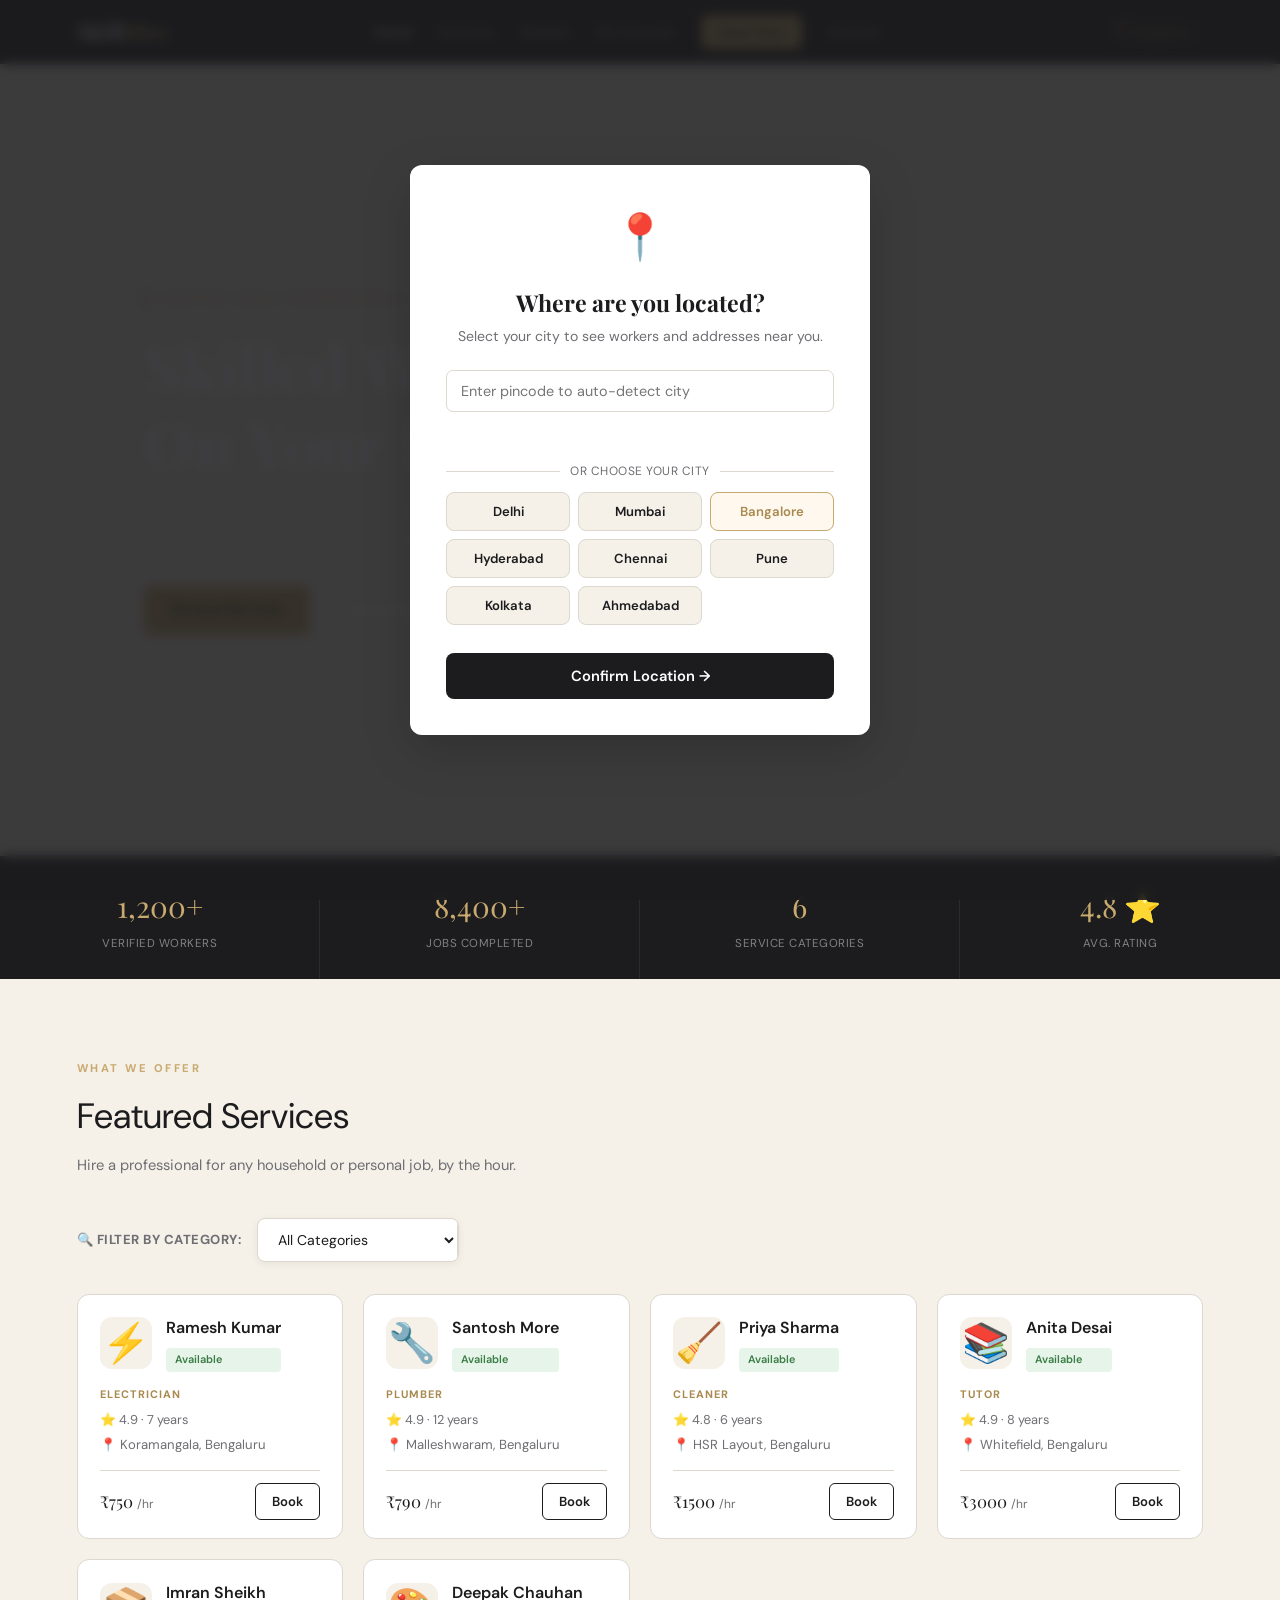
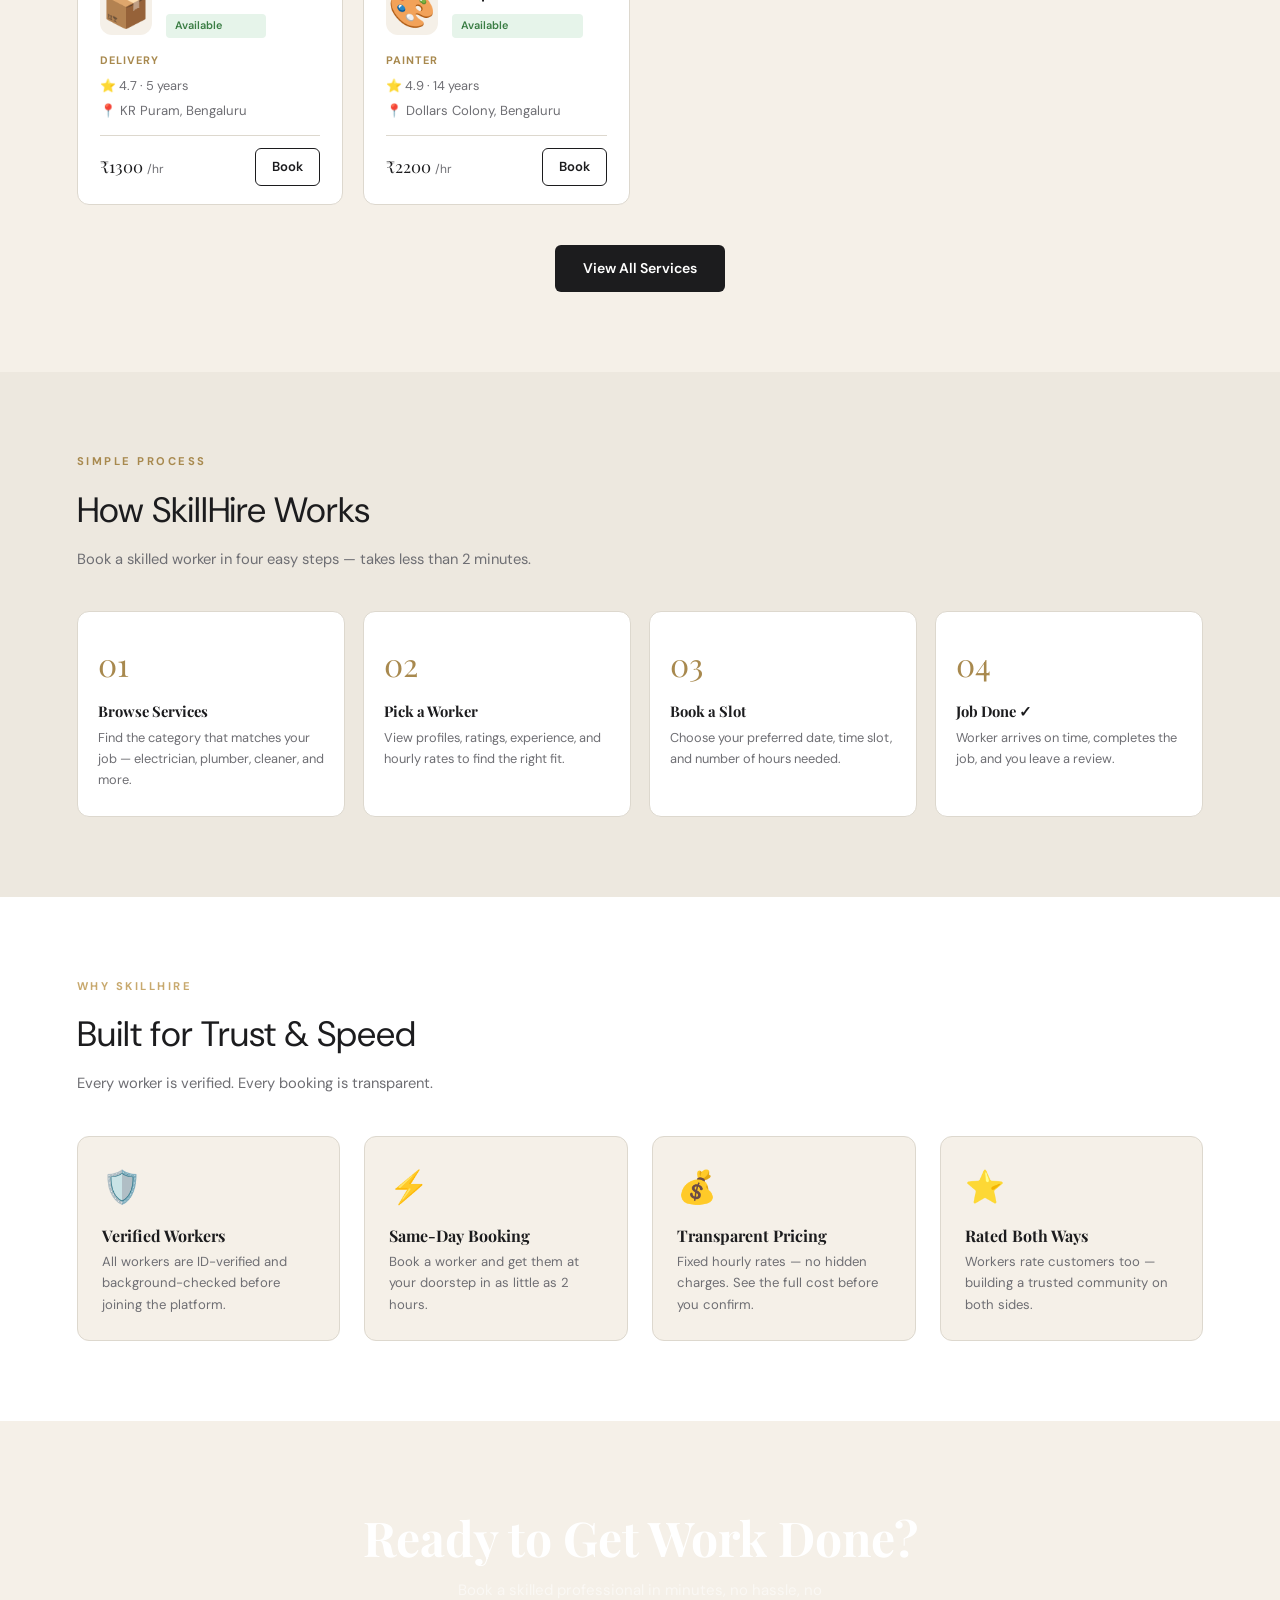
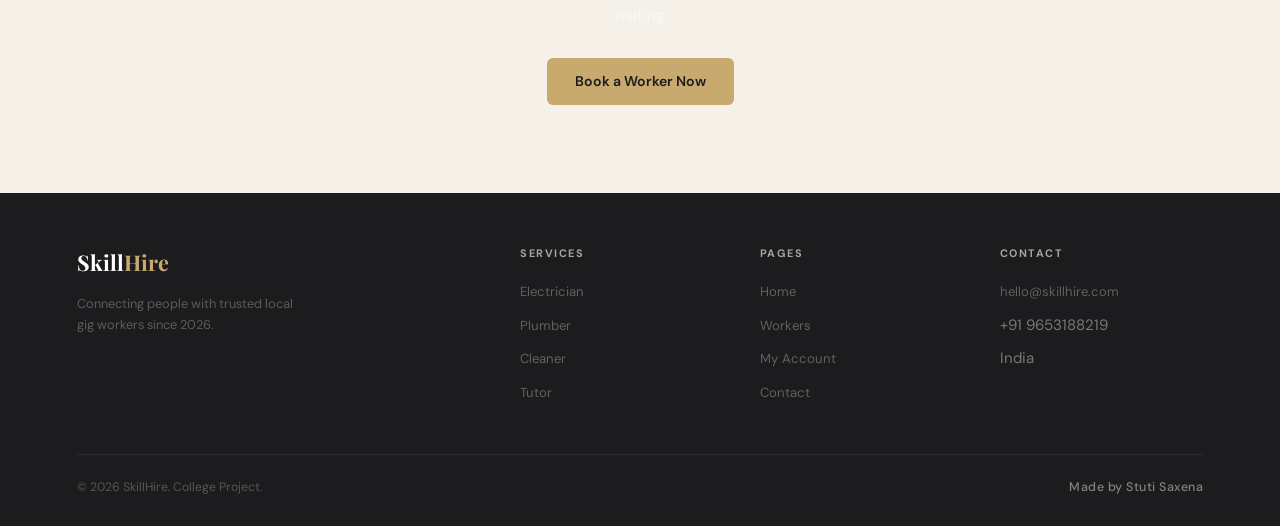
<file: index.html>
<!DOCTYPE html>
<html lang="en">
<head>
  <meta charset="UTF-8" />
  <meta name="viewport" content="width=device-width, initial-scale=1.0" />
  <title>SkillHire — Find Skilled Gig Workers</title>
  <link rel="stylesheet" href="style.css" />
</head>
<body>

<!-- LOCATION- city options only -->
<div class="location-overlay" id="locationModal">
  <div class="location-modal">
    <div class="loc-icon">📍</div>
    <h2>Where are you located?</h2>
    <p>Select your city to see workers and addresses near you.</p>
    <div class="loc-pincode-row">
      <input type="text" id="pincodeInput" placeholder="Enter pincode to auto-detect city" maxlength="6" />
      <div id="pincodeStatus" class="pincode-status"></div>
    </div>
    <div class="loc-divider"><span>or choose your city</span></div>
    <div class="loc-city-grid" id="cityGrid"></div>
    <button class="loc-confirm-btn" id="locConfirm" style="margin-top:8px;">Confirm Location →</button>
  </div>
</div>

<!-- NAV -->
<nav>
  <a href="index.html" class="logo">Skill<span>Hire</span></a>
  <div class="hamburger"><span></span><span></span><span></span></div>
  <ul class="nav-links">
    <li><a href="index.html">Home</a></li>
    <li><a href="services.html">Services</a></li>
    <li><a href="workers.html">Workers</a></li>
    <li><a href="account.html">My Account</a></li>
    <li><a href="booking.html" class="btn-nav">Book Now</a></li>
    <li><a href="contact.html">Contact</a></li>
  </ul>
  <!-- Location pill right side of nav -->
  <span class="nav-location-pill" id="navLocationPill" style="margin-left:16px;">📍 Bangalore</span>
</nav>

<!-- HERO — full bleed with entrance animations-->
<section class="hero">
  <div class="hero-bg"></div>
  <div class="hero-content">
    <div class="eyebrow hero-anim-1">Trusted Local Professionals</div>
    <h1 class="hero-anim-2">Skilled Workers,<br />On Your Schedule</h1>
    <p class="hero-anim-3">Book a verified gig worker by the hour — electricians, plumbers, tutors, and more. Same-day availability in your city.</p>
    <div class="hero-btns hero-anim-4">
      <a href="services.html" class="btn btn-accent btn-pulse">Browse Services</a>
      <a href="workers.html" class="btn btn-ghost">Meet Workers</a>
    </div>
  </div>
</section>

<!-- STATS BAR -->
<div class="stats-bar">
  <div class="stat-item"><div class="stat-num">1,200+</div><div class="stat-label">Verified Workers</div></div>
  <div class="stat-item"><div class="stat-num">8,400+</div><div class="stat-label">Jobs Completed</div></div>
  <div class="stat-item"><div class="stat-num">6</div><div class="stat-label">Service Categories</div></div>
  <div class="stat-item"><div class="stat-num">4.8 ⭐</div><div class="stat-label">Avg. Rating</div></div>
</div>

<!--FEATURED SERVICES — animated cards-->
<section>
  <div class="anim-fade-up">
    <div class="section-label">What We Offer</div>
    <div class="section-title">Featured Services</div>
    <div class="section-sub">Hire a professional for any household or personal job, by the hour.</div>
  </div>

  <!-- Quick category search  -->
  <div class="home-search-bar anim-fade-up">
    <span class="search-label">🔍 Filter by category:</span>
    <div class="home-search-inner">
      <select id="searchCategory">
        <option value="">All Categories</option>
        <option value="electrician">⚡ Electrician</option>
        <option value="plumber">🔧 Plumber</option>
        <option value="cleaner">🧹 Cleaner</option>
        <option value="tutor">📚 Tutor</option>
        <option value="delivery">📦 Delivery</option>
        <option value="painter">🎨 Painter</option>
      </select> 
    </div>
  </div>

  <!-- view all services option + top rated services-->
  <div class="cards-grid" id="homeCardsGrid"></div>

  <div style="text-align:center;margin-top:40px;" class="anim-fade-up">
    <a href="services.html" class="btn btn-dark">View All Services</a>
  </div>
</section>

<!-- HOW IT WORKS — light cream section, dark text-->
<section class="how-works-section" style="padding:80px 6%;">
  <div class="anim-fade-up">
    <div class="section-label">Simple Process</div>
    <div class="section-title">How SkillHire Works</div>
    <div class="section-sub">Book a skilled worker in four easy steps — takes less than 2 minutes.</div>
  </div>
  <div class="steps-grid">
    <div class="step-card anim-fade-up anim-delay-1">
      <div class="step-num">01</div>
      <h3>Browse Services</h3>
      <p>Find the category that matches your job — electrician, plumber, cleaner, and more.</p>
    </div>
    <div class="step-card anim-fade-up anim-delay-2">
      <div class="step-num">02</div>
      <h3>Pick a Worker</h3>
      <p>View profiles, ratings, experience, and hourly rates to find the right fit.</p>
    </div>
    <div class="step-card anim-fade-up anim-delay-3">
      <div class="step-num">03</div>
      <h3>Book a Slot</h3>
      <p>Choose your preferred date, time slot, and number of hours needed.</p>
    </div>
    <div class="step-card anim-fade-up anim-delay-4">
      <div class="step-num">04</div>
      <h3>Job Done ✓</h3>
      <p>Worker arrives on time, completes the job, and you leave a review.</p>
    </div>
  </div>
</section>

<!-- WHY CHOOSE US — animated feature blocks -->
<section style="background:var(--white);padding:80px 6%;">
  <div class="anim-fade-up">
    <div class="section-label">Why SkillHire</div>
    <div class="section-title">Built for Trust &amp; Speed</div>
    <div class="section-sub">Every worker is verified. Every booking is transparent.</div>
  </div>
  <div style="display:grid;grid-template-columns:repeat(auto-fit,minmax(220px,1fr));gap:24px;margin-top:10px;">
    <div class="anim-scale anim-delay-1" style="padding:24px;border:1px solid var(--border);border-radius:var(--radius);background:var(--cream);">
      <div style="font-size:2rem;margin-bottom:12px;">🛡️</div>
      <h3 style="font-size:1rem;margin-bottom:6px;color:var(--text);">Verified Workers</h3>
      <p style="font-size:.82rem;color:var(--muted);">All workers are ID-verified and background-checked before joining the platform.</p>
    </div>
    <div class="anim-scale anim-delay-2" style="padding:24px;border:1px solid var(--border);border-radius:var(--radius);background:var(--cream);">
      <div style="font-size:2rem;margin-bottom:12px;">⚡</div>
      <h3 style="font-size:1rem;margin-bottom:6px;color:var(--text);">Same-Day Booking</h3>
      <p style="font-size:.82rem;color:var(--muted);">Book a worker and get them at your doorstep in as little as 2 hours.</p>
    </div>
    <div class="anim-scale anim-delay-3" style="padding:24px;border:1px solid var(--border);border-radius:var(--radius);background:var(--cream);">
      <div style="font-size:2rem;margin-bottom:12px;">💰</div>
      <h3 style="font-size:1rem;margin-bottom:6px;color:var(--text);">Transparent Pricing</h3>
      <p style="font-size:.82rem;color:var(--muted);">Fixed hourly rates — no hidden charges. See the full cost before you confirm.</p>
    </div>
    <div class="anim-scale anim-delay-4" style="padding:24px;border:1px solid var(--border);border-radius:var(--radius);background:var(--cream);">
      <div style="font-size:2rem;margin-bottom:12px;">⭐</div>
      <h3 style="font-size:1rem;margin-bottom:6px;color:var(--text);">Rated Both Ways</h3>
      <p style="font-size:.82rem;color:var(--muted);">Workers rate customers too — building a trusted community on both sides.</p>
    </div>
  </div>
</section>

<!-- before footer -->
<div class="cta-wrap">
  <div class="bg"></div>
  <div class="inner anim-fade-up">
    <h2>Ready to Get Work Done?</h2>
    <p>Book a skilled professional in minutes, no hassle, no waiting.</p>
    <a href="booking.html" class="btn btn-accent">Book a Worker Now</a>
  </div>
</div>

<!-- FOOTER -->
<footer>
  <div class="footer-grid">
    <div class="footer-brand"><a href="index.html" class="logo">Skill<span>Hire</span></a><p>Connecting people with trusted local gig workers since 2026.</p></div>
    <div class="footer-col"><h4>Services</h4><ul><li><a href="services.html">Electrician</a></li><li><a href="services.html">Plumber</a></li><li><a href="services.html">Cleaner</a></li><li><a href="services.html">Tutor</a></li></ul></div>
    <div class="footer-col"><h4>Pages</h4><ul><li><a href="index.html">Home</a></li><li><a href="workers.html">Workers</a></li><li><a href="account.html">My Account</a></li><li><a href="contact.html">Contact</a></li></ul></div>
    <div class="footer-col"><h4>Contact</h4><ul><li><a href="mailto:hello@skillhire.com">hello@skillhire.com</a></li><li>+91 9653188219</li><li>India</li></ul></div>
  </div>
  <div class="footer-bottom"><span>© 2026 SkillHire. College Project.</span><span class="footer-credit">Made by Stuti Saxena</span></div>
</footer>

<script src="script.js"></script>
</body>
</html>
</file>
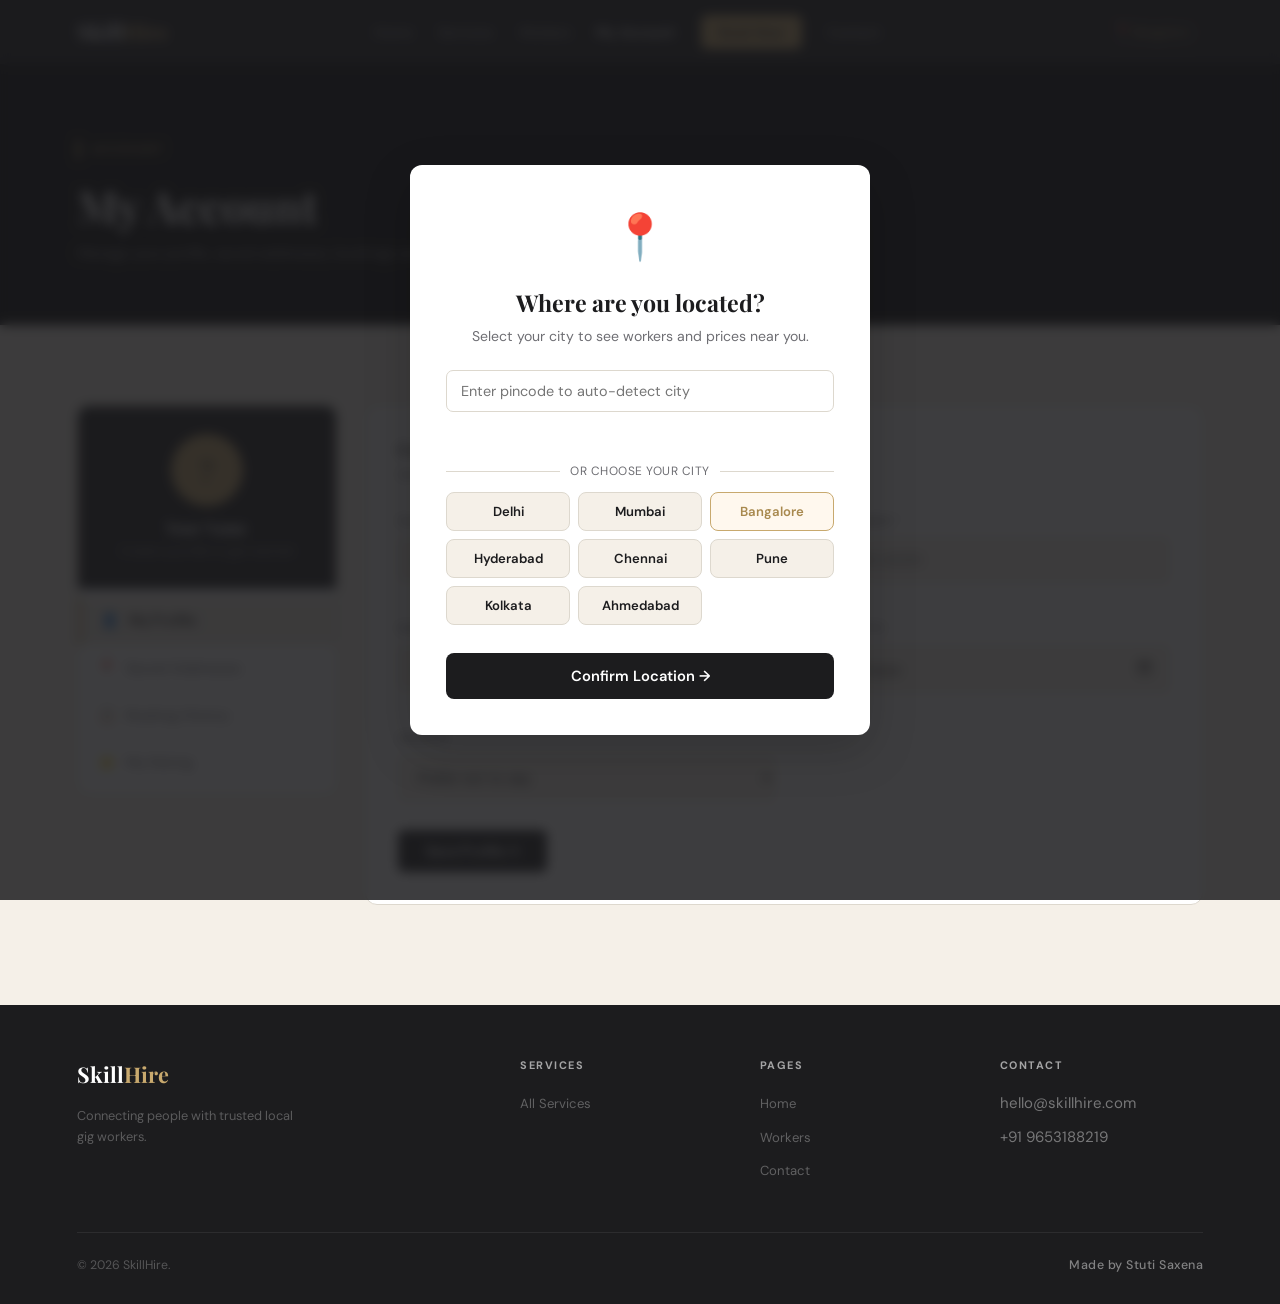
<file: account.html>
<!DOCTYPE html>
<html lang="en">
<head>
  <meta charset="UTF-8" />
  <meta name="viewport" content="width=device-width, initial-scale=1.0" />
  <title>My Account — SkillHire</title>
  <link rel="stylesheet" href="style.css" />
</head>
<body>

<!-- LOCATION MODAL — city only -->
<div class="location-overlay" id="locationModal">
  <div class="location-modal">
    <div class="loc-icon">📍</div>
    <h2>Where are you located?</h2>
    <p>Select your city to see workers and prices near you.</p>
    <div class="loc-pincode-row">
      <input type="text" id="pincodeInput" placeholder="Enter pincode to auto-detect city" maxlength="6" />
      <div id="pincodeStatus" class="pincode-status"></div>
    </div>
    <div class="loc-divider"><span>or choose your city</span></div>
    <div class="loc-city-grid" id="cityGrid"></div>
    <button class="loc-confirm-btn" id="locConfirm" style="margin-top:8px;">Confirm Location →</button>
  </div>
</div>

<!-- NAV -->
<nav>
  <a href="index.html" class="logo">Skill<span>Hire</span></a>
  <div class="hamburger"><span></span><span></span><span></span></div>
  <ul class="nav-links">
    <li><a href="index.html">Home</a></li>
    <li><a href="services.html">Services</a></li>
    <li><a href="workers.html">Workers</a></li>
    <li><a href="account.html">My Account</a></li>
    <li><a href="booking.html" class="btn-nav">Book Now</a></li>
    <li><a href="contact.html">Contact</a></li>
  </ul>
  <span class="nav-location-pill" id="navLocationPill" style="margin-left:16px;">📍 Bangalore</span>
</nav>

<!-- PAGE HERO -->
<div class="page-hero">
  <div class="page-hero-bg" style="background-image:url('https://images.unsplash.com/photo-1423666639041-f56000c27a9a?w=1400&q=80')"></div>
  <div class="page-hero-content">
    <div class="eyebrow" style="color:var(--accent);border-color:var(--accent);">Account</div>
    <h1>My Account</h1>
    <p>Manage your profile, saved addresses, bookings and ratings.</p>
  </div>
</div>

<section>
  <div class="account-layout">

    <!-- SIDEBAR -->
    <aside class="account-sidebar">
      <div class="account-avatar-box">
        <div class="avatar-circle" id="sidebarInitial">?</div>
        <h3 id="sidebarName">Your Name</h3>
        <p id="sidebarPhone">Create a profile to get started</p>
      </div>
      <ul class="account-nav">
        <li><a href="#" class="active" data-tab="profile"><span class="nav-icon">👤</span> My Profile</a></li>
        <li><a href="#" data-tab="addresses"><span class="nav-icon">📍</span> Saved Addresses</a></li>
        <li><a href="#" data-tab="bookings"><span class="nav-icon">📋</span> Booking History</a></li>
        <li><a href="#" data-tab="rating"><span class="nav-icon">⭐</span> My Rating</a></li>
      </ul>
    </aside>

    <div class="account-main">

      <!-- ===== PROFILE PANEL ===== -->
      <div class="account-panel active" id="panel-profile">

        <!-- CREATE FORM -->
        <div id="profileCreateForm">
          <div class="profile-create-box">
            <h3>Create Your Profile</h3>
            <p class="sub">Fill in your details to get started. Your info is saved in your browser.</p>
            <form id="profileForm">
              <div style="display:grid;grid-template-columns:1fr 1fr;gap:16px;">
                <div class="form-group">
                  <label>Full Name *</label>
                  <input type="text" id="pf_name" placeholder="e.g. Arjun Rao" />
                </div>
                <div class="form-group">
                  <label>Phone Number *</label>
                  <input type="tel" id="pf_phone" placeholder="+91 98765 43210" />
                </div>
                <div class="form-group">
                  <label>Email Address</label>
                  <input type="email" id="pf_email" placeholder="arjun@email.com" />
                </div>
                <div class="form-group">
                  <label>Date of Birth</label>
                  <input type="date" id="pf_dob" />
                </div>
                <div class="form-group">
                  <label>Gender</label>
                  <select id="pf_gender">
                    <option value="">Prefer not to say</option>
                    <option value="Male">Male</option>
                    <option value="Female">Female</option>
                    <option value="Other">Other</option>
                  </select>
                </div>
              </div>
              <button type="submit" class="btn btn-dark" style="margin-top:8px;">Save Profile →</button>
            </form>
          </div>
        </div>

        <!-- SAVED PROFILE VIEW -->
        <div id="profileSaved" style="display:none;">
          <div class="profile-saved-box">
            <div class="profile-saved-header">
              <div class="profile-saved-avatar" id="disp_initial">?</div>
              <div>
                <h3 id="disp_name">—</h3>
                <p id="disp_phone">—</p>
              </div>
            </div>
            <div class="profile-saved-body">
              <div class="info-row"><span class="lbl">Email</span><span class="val" id="disp_email">—</span></div>
              <div class="info-row"><span class="lbl">Date of Birth</span><span class="val" id="disp_dob">—</span></div>
              <div class="info-row"><span class="lbl">Gender</span><span class="val" id="disp_gender">—</span></div>
              <div class="info-row"><span class="lbl">City</span><span class="val" id="disp_city">—</span></div>
              <div style="margin-top:18px;display:flex;gap:10px;flex-wrap:wrap;">
                <button class="btn btn-outline" id="editProfileBtn" style="font-size:.85rem;padding:9px 20px;">✏️ Edit Profile</button>
                <button class="btn" style="font-size:.85rem;padding:9px 20px;background:var(--cream2);color:var(--text);border:1px solid var(--border);"
                  onclick="if(confirm('Delete your profile?')){sessionStorage.removeItem('sh_profile');location.reload();}">🗑 Delete Profile</button>
              </div>
            </div>
          </div>

          <div class="account-card">
            <h3>Quick Stats</h3>
            <div class="profile-grid">
              <div class="profile-item"><div class="lbl">Total Bookings</div><div class="val" id="statTotal">0</div></div>
              <div class="profile-item"><div class="lbl">Upcoming</div><div class="val" id="statUpcoming">0</div></div>
              <div class="profile-item"><div class="lbl">Completed</div><div class="val" id="statDone">0</div></div>
              <div class="profile-item"><div class="lbl">My Rating</div><div class="val" id="statRating">No ratings yet</div></div>
            </div>
          </div>
        </div>

      </div><!-- end panel-profile -->


      <!-- ===== ADDRESSES ===== -->
      <div class="account-panel" id="panel-addresses">
        <div class="account-card">
          <h3>Saved Addresses</h3>
          <div id="addressList">
            <div class="address-item">
              <div class="addr-info"><h4>🏠 Home <span class="addr-badge">Default</span></h4><p>42, 3rd Cross, HSR Layout, Bengaluru – 560102</p></div>
              <button class="addr-del">🗑 Remove</button>
            </div>
            <div class="address-item">
              <div class="addr-info"><h4>🏢 Office</h4><p>Tower B, Prestige Tech Park, Whitefield, Bengaluru – 560066</p></div>
              <button class="addr-del">🗑 Remove</button>
            </div>
          </div>
          <div style="margin-top:20px;padding-top:20px;border-top:1px solid var(--border);">
            <p style="font-size:.78rem;font-weight:700;letter-spacing:1px;text-transform:uppercase;color:var(--muted);margin-bottom:14px;">Add New Address</p>
            <div class="form-group"><label>Label</label><input type="text" id="newAddrLabel" placeholder="e.g. Parents House" /></div>
            <div class="form-group"><label>Full Address</label><textarea id="newAddrText" rows="2" placeholder="Street, Area, City, Pincode"></textarea></div>
            <button class="btn btn-dark" id="addAddressBtn" style="font-size:.85rem;padding:9px 22px;">+ Save Address</button>
          </div>
        </div>
      </div>


      <!-- ===== BOOKING HISTORY ===== -->
      <div class="account-panel" id="panel-bookings">
        <div class="account-card">
          <h3>Booking History</h3>
          <p style="font-size:.82rem;color:var(--muted);margin-bottom:18px;">Every booking you make on SkillHire is automatically saved here.</p>

          <!-- Total spent summary -->
          <div id="spentSummary" style="display:none;background:var(--charcoal);color:#fff;border-radius:var(--radius);padding:20px 24px;margin-bottom:24px;gap:32px;flex-wrap:wrap;align-items:center;">
            <div>
              <div style="font-size:.7rem;letter-spacing:1px;text-transform:uppercase;color:rgba(255,255,255,.5);margin-bottom:4px;">Total Spent</div>
              <div style="font-size:1.6rem;font-family:'Playfair Display',serif;font-weight:700;color:var(--accent);" id="totalSpentAmt">₹0</div>
            </div>
            <div>
              <div style="font-size:.7rem;letter-spacing:1px;text-transform:uppercase;color:rgba(255,255,255,.5);margin-bottom:4px;">Total Bookings</div>
              <div style="font-size:1.6rem;font-family:'Playfair Display',serif;font-weight:700;" id="totalSpentCount">0</div>
            </div>
            <div>
              <div style="font-size:.7rem;letter-spacing:1px;text-transform:uppercase;color:rgba(255,255,255,.5);margin-bottom:4px;">Avg. per Booking</div>
              <div style="font-size:1.6rem;font-family:'Playfair Display',serif;font-weight:700;" id="totalSpentAvg">₹0</div>
            </div>
          </div>

          <div id="bookingHistoryList"></div>
        </div>
      </div>


      <!-- ===== MY RATING ===== -->
      <div class="account-panel" id="panel-rating">
        <div class="account-card">
          <h3>My Rating — Rated by Workers</h3>
          <p style="font-size:.85rem;color:var(--muted);margin-bottom:18px;">Workers rate customers after each booking. Your rating grows as you use the platform.</p>

          <!-- Shown when 0 bookings -->
          <div class="no-rating-msg" id="noRatingMsg">
            <div class="nr-icon">⭐</div>
            <p style="font-weight:600;margin-bottom:6px;">No rating yet</p>
            <p>Complete your first booking to receive a rating from a worker.</p>
            <a href="services.html" class="btn btn-dark" style="font-size:.82rem;padding:9px 20px;margin-top:14px;display:inline-block;">Browse Services →</a>
          </div>

          <!-- Shown when bookings exist -->
          <div id="ratingSection" style="display:none;">
            <div class="rating-hero">
              <div class="rating-big-num" id="ratingBigNum">—</div>
              <div class="rating-big-stars" id="ratingBigStars">—</div>
              <div class="rating-big-count" id="ratingBigCount">—</div>
            </div>
            <div class="rating-breakdown" style="margin-bottom:24px;" id="ratingBreakdown">
              <!-- filled by JS -->
            </div>
            <p style="font-size:.68rem;font-weight:700;letter-spacing:1.5px;text-transform:uppercase;color:var(--muted);margin-bottom:12px;">Recent Reviews from Workers</p>
            <div id="workerReviewsList"></div>
          </div>

        </div>
      </div>

    </div>
  </div>
</section>

<footer>
  <div class="footer-grid">
    <div class="footer-brand"><a href="index.html" class="logo">Skill<span>Hire</span></a><p>Connecting people with trusted local gig workers.</p></div>
    <div class="footer-col"><h4>Services</h4><ul><li><a href="services.html">All Services</a></li></ul></div>
    <div class="footer-col"><h4>Pages</h4><ul><li><a href="index.html">Home</a></li><li><a href="workers.html">Workers</a></li><li><a href="contact.html">Contact</a></li></ul></div>
    <div class="footer-col"><h4>Contact</h4><ul><li>hello@skillhire.com</li><li>+91 9653188219</li></ul></div>
  </div>
  <div class="footer-bottom"><span>© 2026 SkillHire.</span><span class="footer-credit">Made by Stuti Saxena</span></div>
</footer>

<script src="script.js"></script>
</body>
</html>
</file>
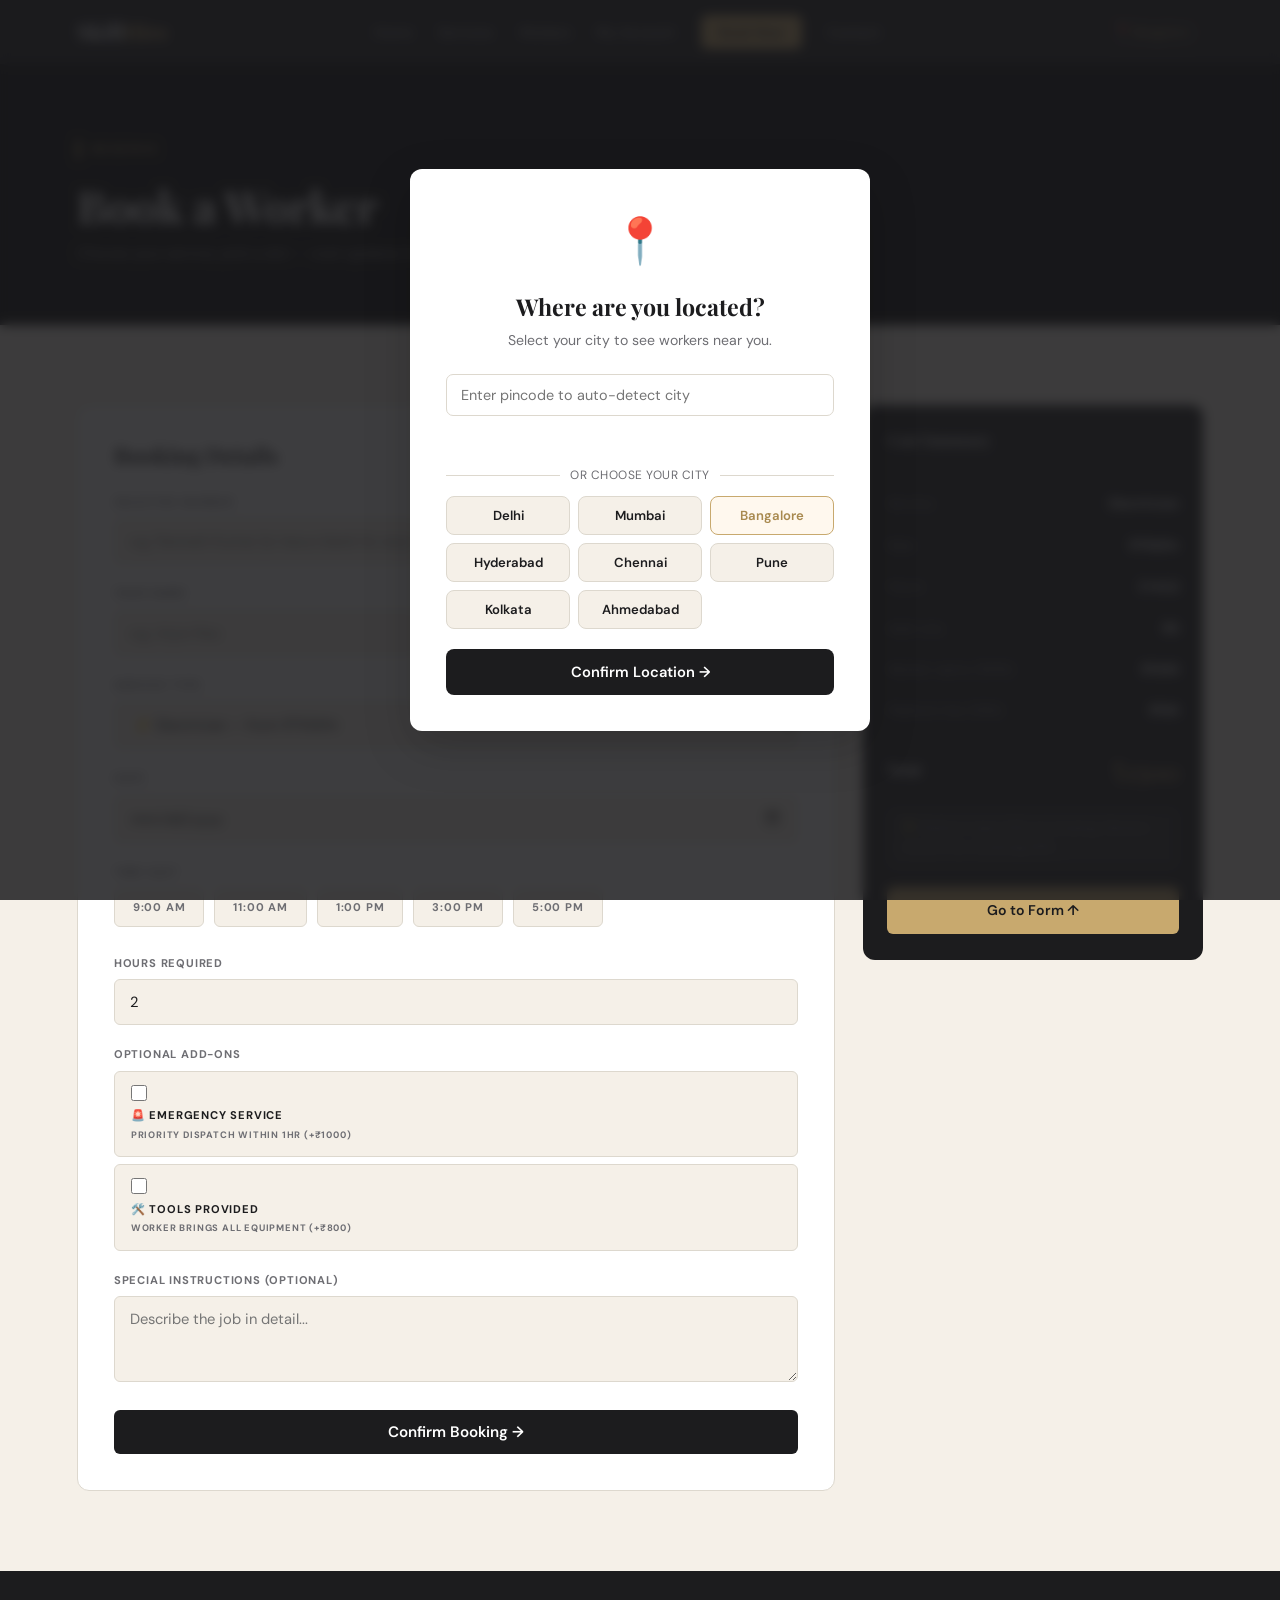
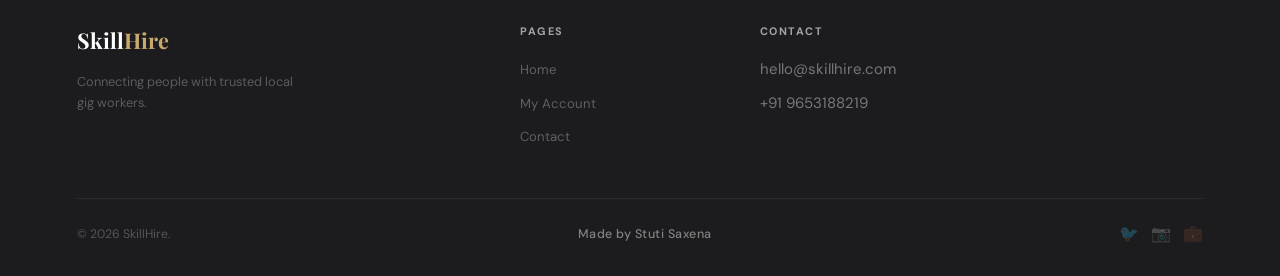
<file: booking.html>
<!DOCTYPE html>
<html lang="en">
<head>
  <meta charset="UTF-8" />
  <meta name="viewport" content="width=device-width, initial-scale=1.0" />
  <title>Book a Worker — SkillHire</title>
  <link rel="stylesheet" href="style.css" />
</head>
<body>

<!-- LOCATION MODAL -->
<div class="location-overlay" id="locationModal">
  <div class="location-modal">
    <div class="loc-icon">📍</div>
    <h2>Where are you located?</h2>
    <p>Select your city to see workers near you.</p>
    <div class="loc-pincode-row">
      <input type="text" id="pincodeInput" placeholder="Enter pincode to auto-detect city" maxlength="6" />
      <div id="pincodeStatus" class="pincode-status"></div>
    </div>
    <div class="loc-divider"><span>or choose your city</span></div>
    <div class="loc-city-grid" id="cityGrid"></div>
    <button class="loc-confirm-btn" id="locConfirm">Confirm Location →</button>
  </div>
</div>

<!-- NAV -->
<nav>
  <a href="index.html" class="logo">Skill<span>Hire</span></a>
  <div class="hamburger"><span></span><span></span><span></span></div>
  <ul class="nav-links">
    <li><a href="index.html">Home</a></li>
    <li><a href="services.html">Services</a></li>
    <li><a href="workers.html">Workers</a></li>
    <li><a href="account.html">My Account</a></li>
    <li><a href="booking.html" class="btn-nav">Book Now</a></li>
    <li><a href="contact.html">Contact</a></li>
  </ul>
  <span class="nav-location-pill" id="navLocationPill" style="margin-left:16px;">📍 Bangalore</span>
</nav>

<!-- PAGE HERO -->
<div class="page-hero">
  <div class="page-hero-bg" style="background-image:url('https://images.unsplash.com/photo-1621905251189-08b45249ff78?w=1400&q=80')"></div>
  <div class="page-hero-content">
    <div class="eyebrow" style="color:var(--accent);border-color:var(--accent);">Reserve</div>
    <h1>Book a Worker</h1>
    <p>Choose your service, pick a slot — cost updates live as you fill the form.</p>
  </div>
</div>

<section>
  <div class="booking-layout">

    <!-- LEFT: FORM -->
    <div class="form-box">
      <h2>Booking Details</h2>
      <div class="success-banner" id="bookingConfirm">✅ Booking confirmed! You will receive a confirmation shortly.</div>

      <form id="bookingForm">
        <div class="form-group">
          <label>Selected Worker</label>
          <input type="text" id="workerName" placeholder="e.g. Ramesh Kumar (or leave blank for any)" />
        </div>
        <div style="display:grid;grid-template-columns:1fr 1fr;gap:16px;">
          <div class="form-group">
            <label>Your Name</label>
            <input type="text" id="customerName" placeholder="e.g. Arjun Rao" />
          </div>
          <div class="form-group">
            <label>Your Phone</label>
            <input type="tel" id="customerPhone" placeholder="+91 98765 43210" />
          </div>
        </div>
        <div class="form-group">
          <label for="serviceType">Service Type</label>
          <select id="serviceType">
            <option value="electrician">⚡ Electrician — from ₹700/hr</option>
            <option value="plumber">🔧 Plumber — from ₹600/hr</option>
            <option value="cleaner">🧹 Cleaner — from ₹1300/hr</option>
            <option value="tutor">📚 Tutor — from ₹1700/hr</option>
            <option value="delivery">📦 Delivery — from ₹1000/hr</option>
            <option value="painter">🎨 Painter — from ₹1600/hr</option>
          </select>
        </div>
        <div class="form-group">
          <label for="bookingDate">Date</label>
          <input type="date" id="bookingDate" required />
        </div>
        <div class="form-group">
          <label>Time Slot</label>
          <div class="time-slots">
            <label class="slot-label"><input type="radio" name="slot" value="9am" /><span>9:00 AM</span></label>
            <label class="slot-label"><input type="radio" name="slot" value="11am" /><span>11:00 AM</span></label>
            <label class="slot-label"><input type="radio" name="slot" value="1pm" /><span>1:00 PM</span></label>
            <label class="slot-label"><input type="radio" name="slot" value="3pm" /><span>3:00 PM</span></label>
            <label class="slot-label"><input type="radio" name="slot" value="5pm" /><span>5:00 PM</span></label>
          </div>
        </div>
        <div class="form-group">
          <label for="hoursRequired">Hours Required</label>
          <input type="number" id="hoursRequired" value="2" min="1" max="12" step="0.5" />
        </div>
        <div class="form-group">
          <label>Optional Add-ons</label>
          <label class="addon-label">
            <input type="checkbox" id="emergencyService" />
            <div><strong>🚨 Emergency Service</strong><br /><small>Priority dispatch within 1hr (+₹1000)</small></div>
          </label>
          <label class="addon-label">
            <input type="checkbox" id="toolsProvided" />
            <div><strong>🛠️ Tools Provided</strong><br /><small>Worker brings all equipment (+₹800)</small></div>
          </label>
        </div>
        <div class="form-group">
          <label for="notes">Special Instructions (optional)</label>
          <textarea id="notes" rows="3" placeholder="Describe the job in detail..."></textarea>
        </div>
        <button type="submit" class="btn btn-dark" style="width:100%;font-size:.95rem;">Confirm Booking →</button>
      </form>
    </div>

    <!-- RIGHT: SUMMARY -->
    <div class="summary-box">
      <h3>Cost Summary</h3>
      <div class="summary-row"><span class="lbl">Service</span><span class="val" id="sumService">Electrician</span></div>
      <div class="summary-row"><span class="lbl">Rate</span><span class="val" id="sumRate">—</span></div>
      <div class="summary-row"><span class="lbl">Hours</span><span class="val" id="sumHours">—</span></div>
      <div class="summary-row"><span class="lbl">Add-ons</span><span class="val" id="sumAddons">₹0</span></div>
      <div class="summary-row"><span class="lbl">Worker earns (90%)</span><span class="val" id="sumWorker">—</span></div>
      <div class="summary-row"><span class="lbl">Platform fee (10%)</span><span class="val" id="sumCommission">—</span></div>
      <div class="summary-total">
        <span class="lbl">Total</span>
        <span class="val" id="sumTotal">—</span>
      </div>
      <div class="commission-note">💡 Platform takes 10% per booking. Workers receive the remaining 90%.</div>
      <div style="margin-top:18px;"><a href="#bookingForm" class="btn btn-accent" style="width:100%;text-align:center;display:block;">Go to Form ↑</a></div>
    </div>

  </div>
</section>

<!-- FOOTER -->
<footer>
  <div class="footer-grid">
    <div class="footer-brand"><a href="index.html" class="logo">Skill<span>Hire</span></a><p>Connecting people with trusted local gig workers.</p></div>
    <div class="footer-col"><h4>Pages</h4><ul><li><a href="index.html">Home</a></li><li><a href="account.html">My Account</a></li><li><a href="contact.html">Contact</a></li></ul></div>
    <div class="footer-col"><h4>Contact</h4><ul><li>hello@skillhire.com</li><li>+91 9653188219</li></ul></div>
  </div>
  <div class="footer-bottom"><span>© 2026 SkillHire.</span><span class="footer-credit">Made by Stuti Saxena</span><div class="footer-social"><a href="#">🐦</a><a href="#">📷</a><a href="#">💼</a></div></div>
</footer>

<script src="script.js"></script>
</body>
</html>
</file>
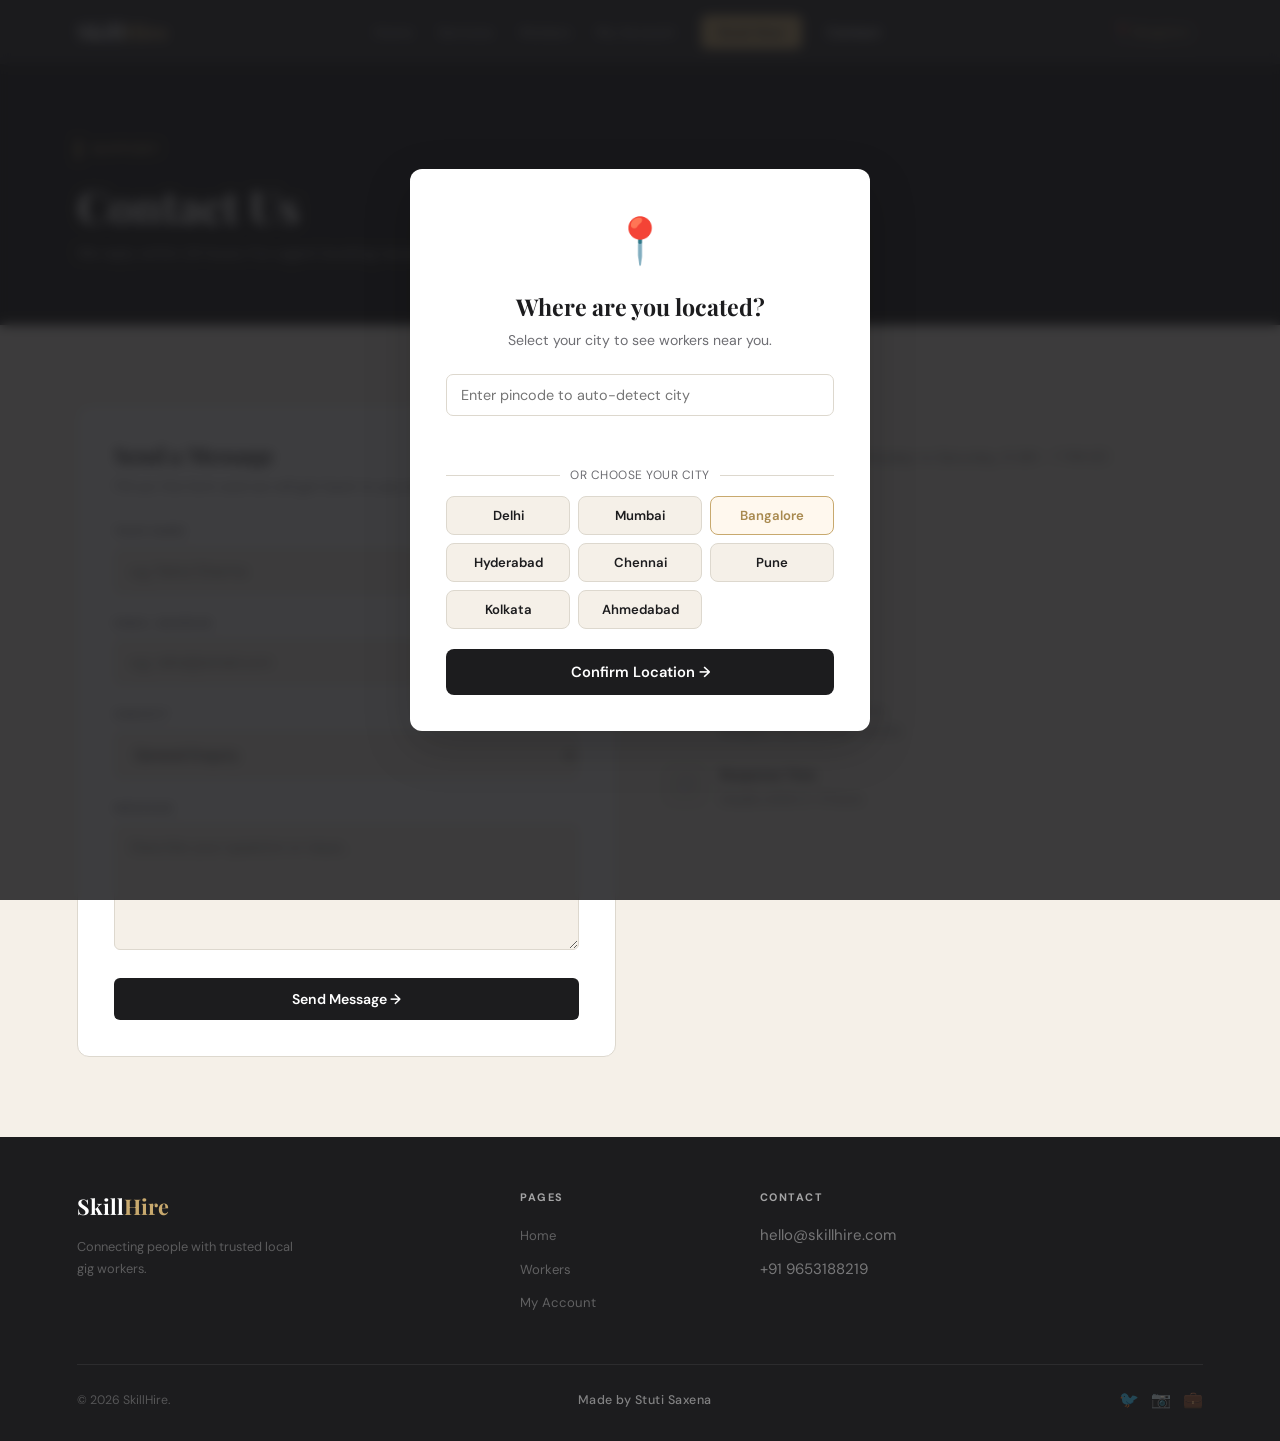
<file: contact.html>
<!DOCTYPE html>
<html lang="en">
<head>
  <meta charset="UTF-8" />
  <meta name="viewport" content="width=device-width, initial-scale=1.0" />
  <title>Contact — SkillHire</title>
  <link rel="stylesheet" href="style.css" />
</head>
<body>

<!-- LOCATION MODAL -->
<div class="location-overlay" id="locationModal">
  <div class="location-modal">
    <div class="loc-icon">📍</div>
    <h2>Where are you located?</h2>
    <p>Select your city to see workers near you.</p>
    <div class="loc-pincode-row">
      <input type="text" id="pincodeInput" placeholder="Enter pincode to auto-detect city" maxlength="6" />
      <div id="pincodeStatus" class="pincode-status"></div>
    </div>
    <div class="loc-divider"><span>or choose your city</span></div>
    <div class="loc-city-grid" id="cityGrid"></div>
    <button class="loc-confirm-btn" id="locConfirm">Confirm Location →</button>
  </div>
</div>

<!-- NAV -->
<nav>
  <a href="index.html" class="logo">Skill<span>Hire</span></a>
  <div class="hamburger"><span></span><span></span><span></span></div>
  <ul class="nav-links">
    <li><a href="index.html">Home</a></li>
    <li><a href="services.html">Services</a></li>
    <li><a href="workers.html">Workers</a></li>
    <li><a href="account.html">My Account</a></li>
    <li><a href="booking.html" class="btn-nav">Book Now</a></li>
    <li><a href="contact.html">Contact</a></li>
  </ul>
  <span class="nav-location-pill" id="navLocationPill" style="margin-left:16px;">📍 Bangalore</span>
</nav>

<!-- PAGE HERO -->
<div class="page-hero">
  <div class="page-hero-bg" style="background-image:url('https://images.unsplash.com/photo-1423666639041-f56000c27a9a?w=1400&q=80')"></div>
  <div class="page-hero-content">
    <div class="eyebrow" style="color:var(--accent);border-color:var(--accent);">Support</div>
    <h1>Contact Us</h1>
    <p>We reply within 24 hours. For urgent booking issues, call directly.</p>
  </div>
</div>

<section>
  <div class="contact-layout">

    <!-- LEFT: FORM -->
    <div class="form-box">
      <h2 style="margin-bottom:6px;">Send a Message</h2>
      <p style="color:var(--muted);font-size:.88rem;margin-bottom:24px;">Fill out the form and we will get back to you shortly.</p>
      <div class="success-banner" id="successBanner">✅ Message sent! We will get back to you within 24 hours.</div>
      <form id="contactForm">
        <div class="form-group">
          <label>Your Name</label>
          <input type="text" id="contactName" placeholder="e.g. Rahul Sharma" />
          <div class="error-msg" id="nameError">⚠️ Please enter your name.</div>
        </div>
        <div class="form-group">
          <label>Email Address</label>
          <input type="email" id="contactEmail" placeholder="e.g. rahul@email.com" />
          <div class="error-msg" id="emailError">⚠️ Please enter a valid email.</div>
        </div>
        <div class="form-group">
          <label>Subject</label>
          <select id="contactSubject">
            <option>General Enquiry</option>
            <option>Booking Issue</option>
            <option>Payment Support</option>
            <option>Worker Complaint</option>
            <option>Other</option>
          </select>
        </div>
        <div class="form-group">
          <label>Message</label>
          <textarea id="contactMessage" rows="5" placeholder="Describe your question or issue..."></textarea>
          <div class="error-msg" id="messageError">⚠️ Please enter a message.</div>
        </div>
        <button type="submit" class="btn btn-dark" style="width:100%;">Send Message →</button>
      </form>
    </div>

    <!-- RIGHT: INFO -->
    <div class="contact-info">
      <h2>Get in Touch</h2>
      <p>Our support team is available Monday to Saturday, 9 AM – 7 PM IST.</p>
      <div class="info-item"><div class="info-icon">📧</div><div class="info-text"><h4>Email</h4><p>hello@skillhire.com</p><p>support@skillhire.com</p></div></div>
      <div class="info-item"><div class="info-icon">📞</div><div class="info-text"><h4>Phone</h4><p>+91 9653188219</p><p>Mon–Sat, 9 AM – 7 PM</p></div></div>
      <div class="info-item"><div class="info-icon">📍</div><div class="info-text"><h4>Office</h4><p>Sector 4 ITM skills university,<br />Kharghar, Navi Mumbai-410210</p></div></div>
      <div class="info-item"><div class="info-icon">⏱️</div><div class="info-text"><h4>Response Time</h4><p>Usually within 2–4 hours</p></div></div>
      </div>
  </div>
</section>

<!-- FOOTER -->
<footer>
  <div class="footer-grid">
    <div class="footer-brand"><a href="index.html" class="logo">Skill<span>Hire</span></a><p>Connecting people with trusted local gig workers.</p></div>
    <div class="footer-col"><h4>Pages</h4><ul><li><a href="index.html">Home</a></li><li><a href="workers.html">Workers</a></li><li><a href="account.html">My Account</a></li></ul></div>
    <div class="footer-col"><h4>Contact</h4><ul><li>hello@skillhire.com</li><li>+91 9653188219</li></ul></div>
  </div>
  <div class="footer-bottom"><span>© 2026 SkillHire.</span><span class="footer-credit">Made by Stuti Saxena</span><div class="footer-social"><a href="#">🐦</a><a href="#">📷</a><a href="#">💼</a></div></div>
</footer>

<script src="script.js"></script>
</body>
</html>
</file>
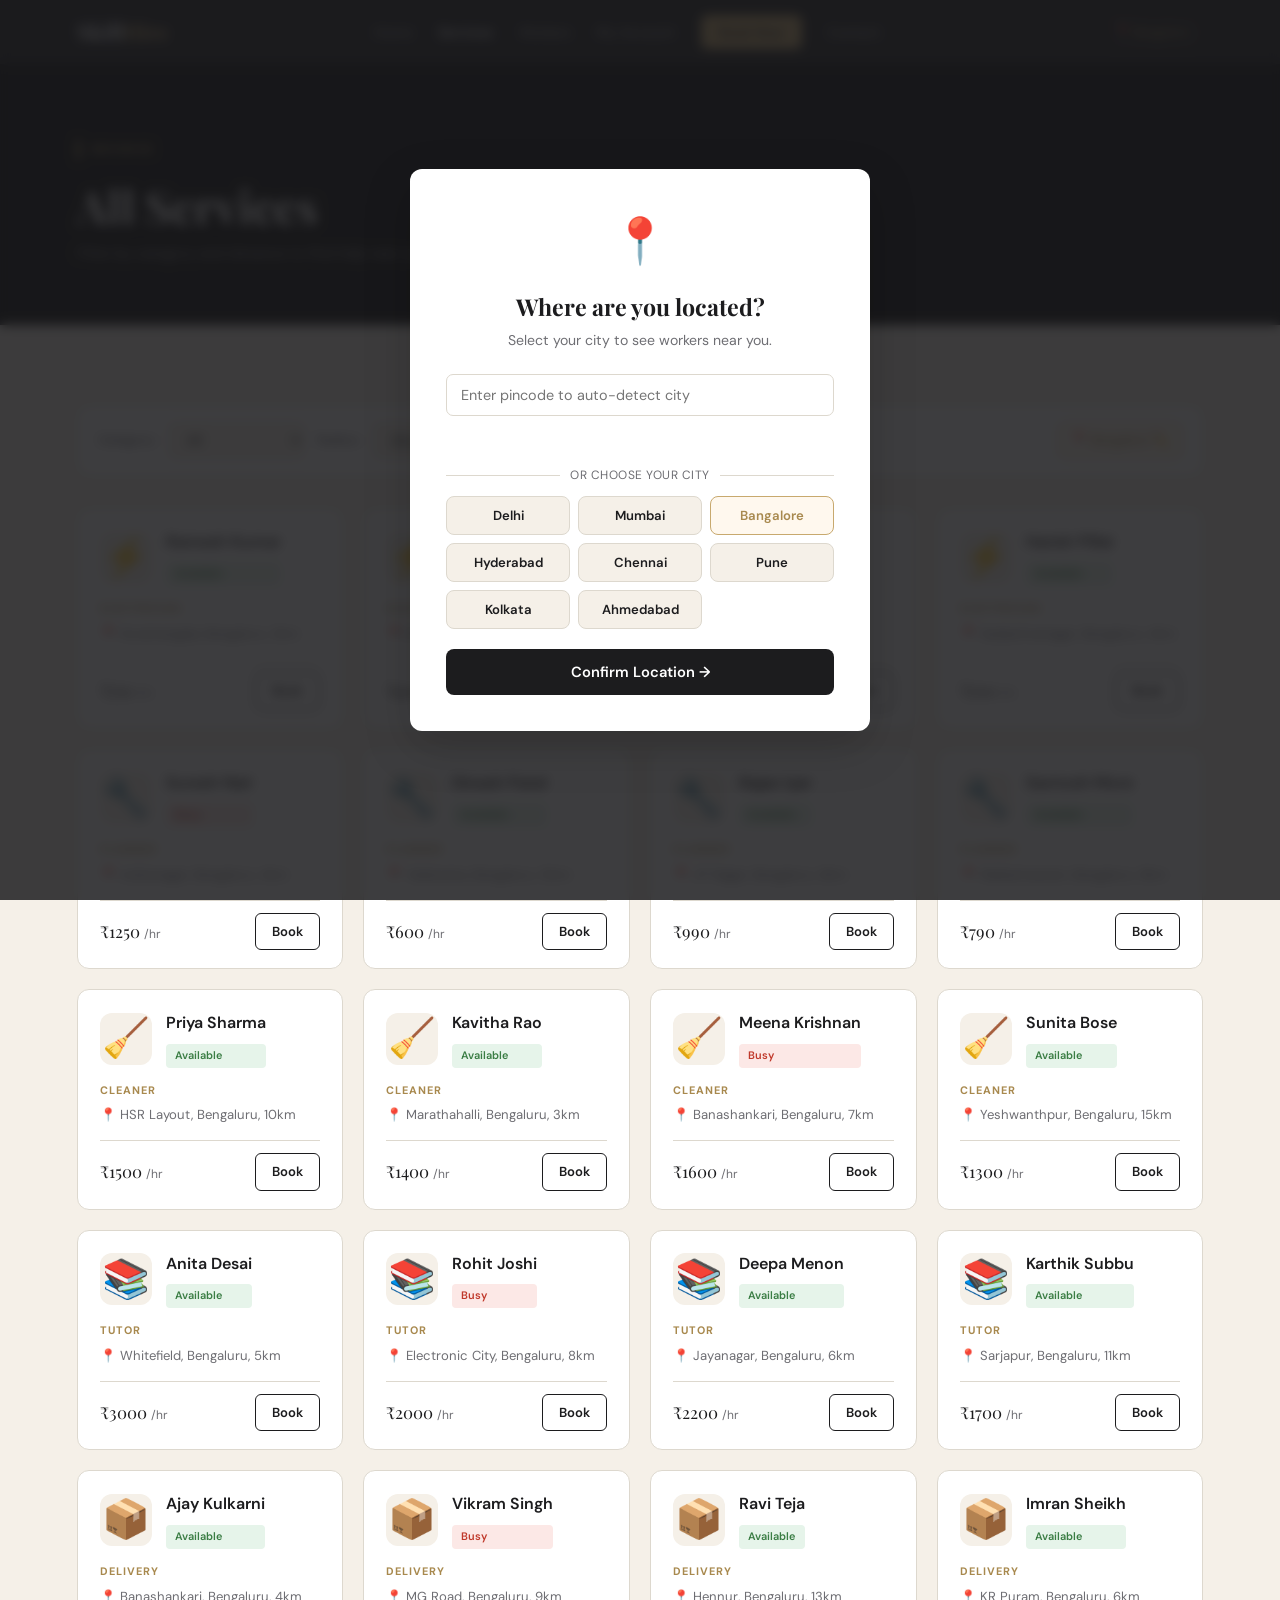
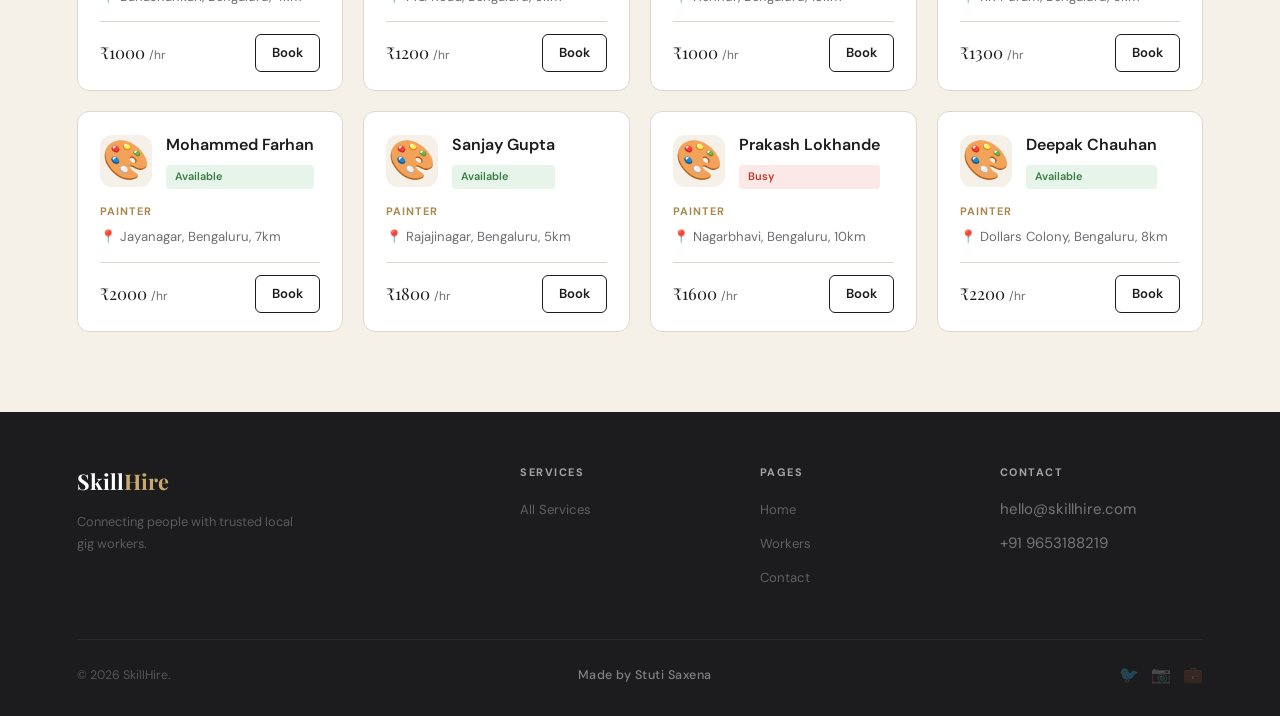
<file: services.html>
<!DOCTYPE html>
<html lang="en">
<head>
  <meta charset="UTF-8" />
  <meta name="viewport" content="width=device-width, initial-scale=1.0" />
  <title>Services — SkillHire</title>
  <link rel="stylesheet" href="style.css" />
</head>
<body>

<!-- LOCATION MODAL -->
<div class="location-overlay" id="locationModal">
  <div class="location-modal">
    <div class="loc-icon">📍</div>
    <h2>Where are you located?</h2>
    <p>Select your city to see workers near you.</p>
    <div class="loc-pincode-row">
      <input type="text" id="pincodeInput" placeholder="Enter pincode to auto-detect city" maxlength="6" />
      <div id="pincodeStatus" class="pincode-status"></div>
    </div>
    <div class="loc-divider"><span>or choose your city</span></div>
    <div class="loc-city-grid" id="cityGrid"></div>
    <button class="loc-confirm-btn" id="locConfirm">Confirm Location →</button>
  </div>
</div>

<!-- NAV -->
<nav>
  <a href="index.html" class="logo">Skill<span>Hire</span></a>
  <div class="hamburger"><span></span><span></span><span></span></div>
  <ul class="nav-links">
    <li><a href="index.html">Home</a></li>
    <li><a href="services.html">Services</a></li>
    <li><a href="workers.html">Workers</a></li>
    <li><a href="account.html">My Account</a></li>
    <li><a href="booking.html" class="btn-nav">Book Now</a></li>
    <li><a href="contact.html">Contact</a></li>
  </ul>
  <span class="nav-location-pill" id="navLocationPill" style="margin-left:16px;">📍 Bangalore</span>
</nav>

<!-- PAGE HERO -->
<div class="page-hero">
  <div class="page-hero-bg" style="background-image:url('https://images.unsplash.com/photo-1504307651254-35680f356dfd?w=1400&q=80')"></div>
  <div class="page-hero-content">
    <div class="eyebrow" style="color:var(--accent);border-color:var(--accent);">Browse</div>
    <h1>All Services</h1>
    <p>Filter by category and distance to find help near you.</p>
  </div>
</div>

<section>
  <!-- Filters -->
  <div class="filter-bar">
    <label>Category:</label>
    <select id="filterCategory">
      <option value="all">All</option>
      <option value="electrician">⚡ Electrician</option>
      <option value="plumber">🔧 Plumber</option>
      <option value="cleaner">🧹 Cleaner</option>
      <option value="tutor">📚 Tutor</option>
      <option value="delivery">📦 Delivery</option>
      <option value="painter">🎨 Painter</option>
    </select>
    <label>Radius:</label>
    <select id="filterLocation">
      <option value="all">Any distance</option>
      <option value="5">Within 5 km</option>
      <option value="10">Within 10 km</option>
      <option value="20">Within 20 km</option>
    </select>
    <span class="filter-location-tag" id="filterLocationTag" onclick="document.getElementById('locationModal').classList.add('open')">📍 Bangalore ✏️</span>
  </div>

  <!-- Dynamically filled by renderServiceCards() in script.js -->
  <div class="cards-grid" id="serviceGrid"></div>
</section>

<!-- FOOTER -->
<footer>
  <div class="footer-grid">
    <div class="footer-brand"><a href="index.html" class="logo">Skill<span>Hire</span></a><p>Connecting people with trusted local gig workers.</p></div>
    <div class="footer-col"><h4>Services</h4><ul><li><a href="services.html">All Services</a></li></ul></div>
    <div class="footer-col"><h4>Pages</h4><ul><li><a href="index.html">Home</a></li><li><a href="workers.html">Workers</a></li><li><a href="contact.html">Contact</a></li></ul></div>
    <div class="footer-col"><h4>Contact</h4><ul><li>hello@skillhire.com</li><li>+91 9653188219</li></ul></div>
  </div>
  <div class="footer-bottom"><span>© 2026 SkillHire.</span><span class="footer-credit">Made by Stuti Saxena</span><div class="footer-social"><a href="#">🐦</a><a href="#">📷</a><a href="#">💼</a></div></div>
</footer>

<script src="script.js"></script>
</body>
</html>
</file>
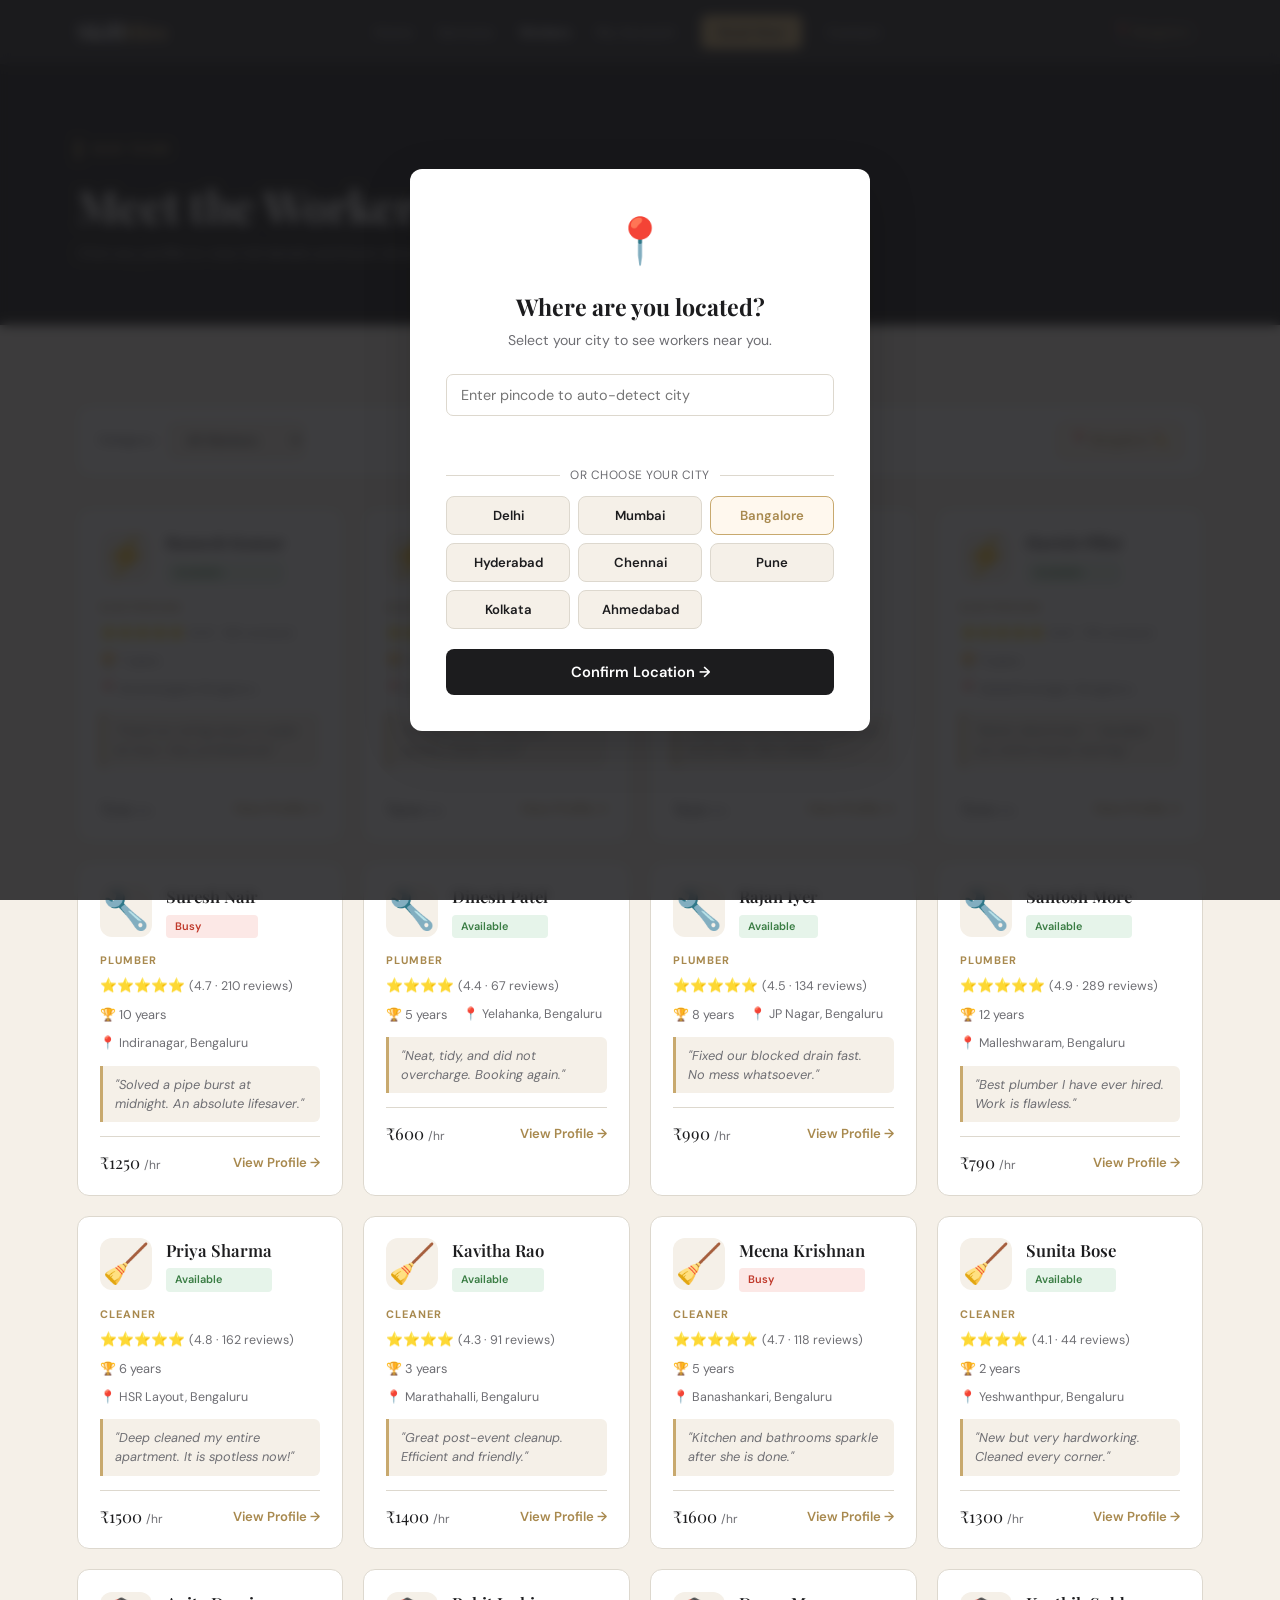
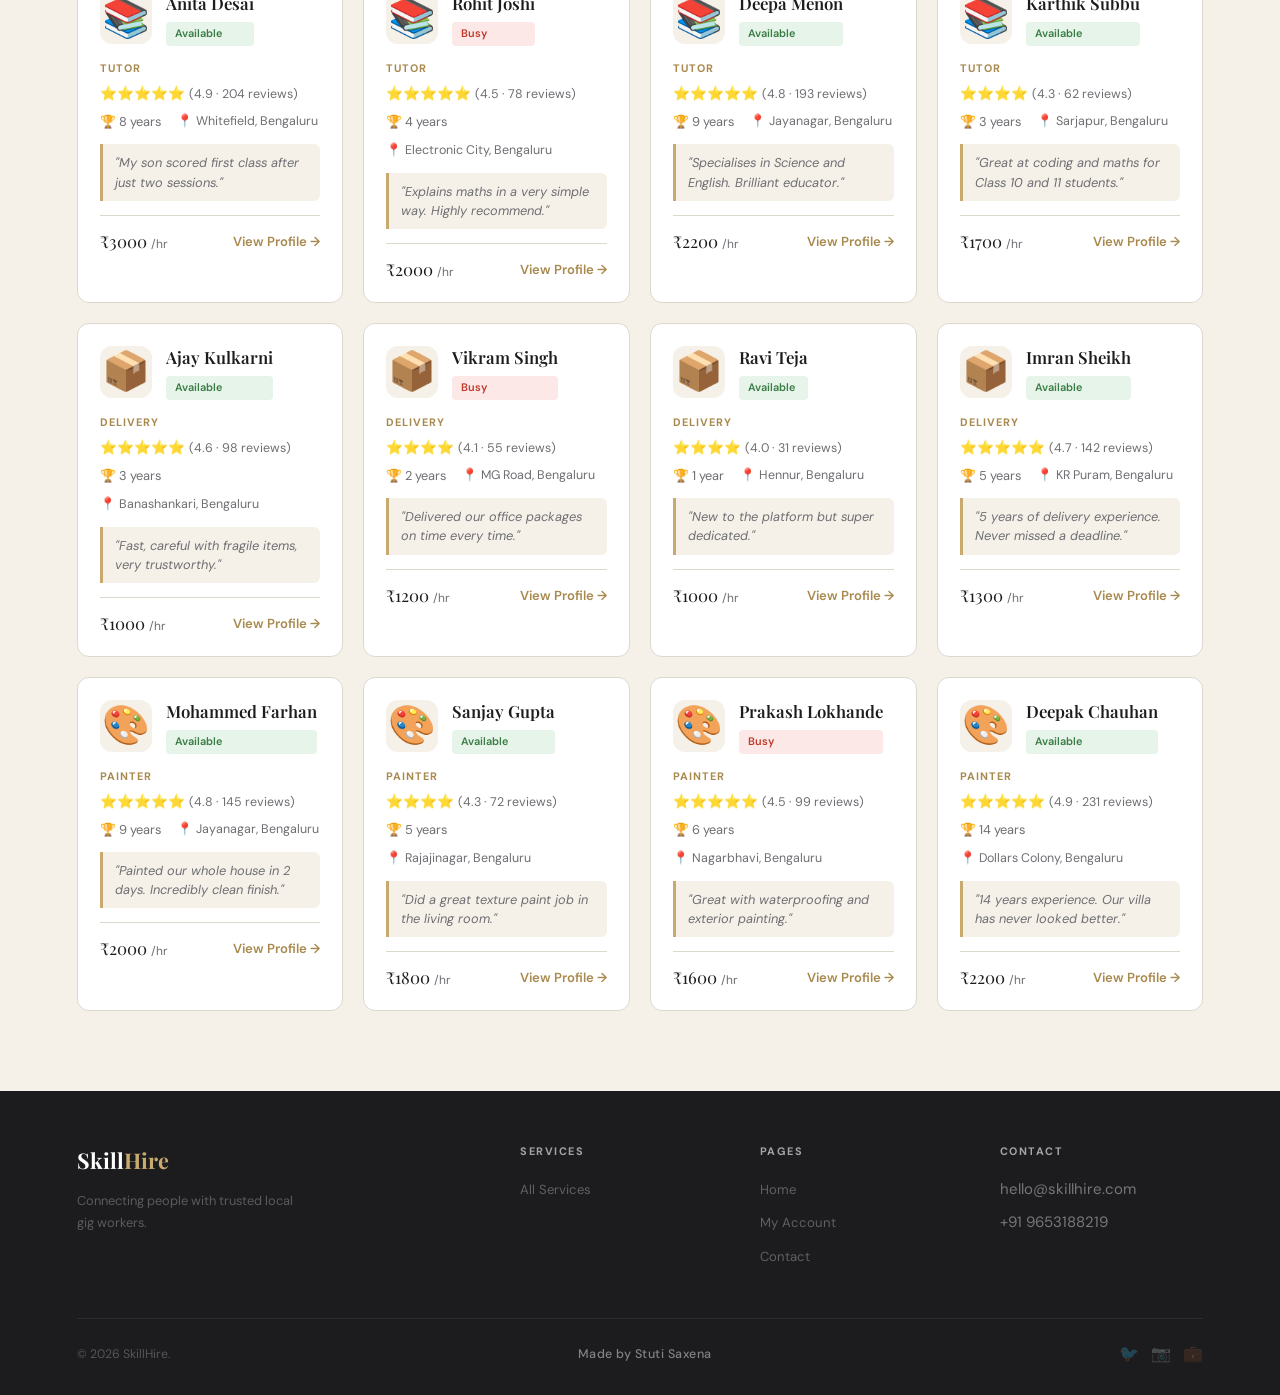
<file: workers.html>
<!DOCTYPE html>
<html lang="en">
<head>
  <meta charset="UTF-8" />
  <meta name="viewport" content="width=device-width, initial-scale=1.0" />
  <title>Workers — SkillHire</title>
  <link rel="stylesheet" href="style.css" />
</head>
<body>

<!-- LOCATION MODAL -->
<div class="location-overlay" id="locationModal">
  <div class="location-modal">
    <div class="loc-icon">📍</div>
    <h2>Where are you located?</h2>
    <p>Select your city to see workers near you.</p>
    <div class="loc-pincode-row">
      <input type="text" id="pincodeInput" placeholder="Enter pincode to auto-detect city" maxlength="6" />
      <div id="pincodeStatus" class="pincode-status"></div>
    </div>
    <div class="loc-divider"><span>or choose your city</span></div>
    <div class="loc-city-grid" id="cityGrid"></div>
    <button class="loc-confirm-btn" id="locConfirm">Confirm Location →</button>
  </div>
</div>

<!-- NAV -->
<nav>
  <a href="index.html" class="logo">Skill<span>Hire</span></a>
  <div class="hamburger"><span></span><span></span><span></span></div>
  <ul class="nav-links">
    <li><a href="index.html">Home</a></li>
    <li><a href="services.html">Services</a></li>
    <li><a href="workers.html">Workers</a></li>
    <li><a href="account.html">My Account</a></li>
    <li><a href="booking.html" class="btn-nav">Book Now</a></li>
    <li><a href="contact.html">Contact</a></li>
  </ul>
  <span class="nav-location-pill" id="navLocationPill" style="margin-left:16px;">📍 Bangalore</span>
</nav>

<!-- PAGE HERO -->
<div class="page-hero">
  <div class="page-hero-bg" style="background-image:url('https://images.unsplash.com/photo-1521791136064-7986c2920216?w=1400&q=80')"></div>
  <div class="page-hero-content">
    <div class="eyebrow" style="color:var(--accent);border-color:var(--accent);">Our Team</div>
    <h1>Meet the Workers</h1>
    <p>Click any profile to view full details and book directly.</p>
  </div>
</div>

<!-- WORKERS SECTION -->
<section>
  <!-- Filter bar -->
  <div class="filter-bar">
    <label>Category:</label>
    <select id="workerFilter">
      <option value="all">All Workers</option>
      <option value="electrician">⚡ Electrician</option>
      <option value="plumber">🔧 Plumber</option>
      <option value="cleaner">🧹 Cleaner</option>
      <option value="tutor">📚 Tutor</option>
      <option value="delivery">📦 Delivery</option>
      <option value="painter">🎨 Painter</option>
    </select>
    <span class="filter-location-tag" id="filterLocationTag" onclick="document.getElementById('locationModal').classList.add('open')">📍 Bangalore ✏️</span>
  </div>

  <!-- Cards injected here by script.js renderWorkerCards() -->
  <div class="cards-grid" id="workerGrid"></div>
</section>

<!-- WORKER DETAIL POPUP MODAL -->
<div class="modal-overlay" id="workerModal">
  <div class="modal">
    <!-- Illustration header -->
    <div class="modal-illus" id="modalIllus">
      <span class="modal-illus-icon" style="font-size:5.5rem">⚡</span>
      <button class="modal-close" id="modalClose">✕</button>
      <div class="modal-illus-bar">
        <div>
          <h2 id="modalName">Worker Name</h2>
          <p id="modalCat">Category</p>
        </div>
        <span id="modalStatus" class="tag tag-available">Available</span>
      </div>
    </div>

    <!-- Details -->
    <div class="modal-body">
      <div class="modal-grid">
        <div class="m-item"><div class="lbl">Rating</div><div class="val" id="modalRating">—</div></div>
        <div class="m-item"><div class="lbl">Experience</div><div class="val" id="modalExp">—</div></div>
        <div class="m-item"><div class="lbl">Location</div><div class="val" id="modalLocation">—</div></div>
        <div class="m-item"><div class="lbl">Hourly Rate</div><div class="val" id="modalRate">—</div></div>
      </div>
      <div class="modal-divider"></div>
      <div class="reviews-label">Customer Reviews</div>
      <div id="modalReviews"></div>
    </div>

    <!-- Book button -->
    <div class="modal-bar">
      <div class="modal-rate"><span id="modalRateBottom">₹0</span> <small>/hr</small></div>
      <a href="booking.html" id="modalBookBtn" class="btn btn-dark">Book This Worker →</a>
    </div>
  </div>
</div>

<!-- FOOTER -->
<footer>
  <div class="footer-grid">
    <div class="footer-brand"><a href="index.html" class="logo">Skill<span>Hire</span></a><p>Connecting people with trusted local gig workers.</p></div>
    <div class="footer-col"><h4>Services</h4><ul><li><a href="services.html">All Services</a></li></ul></div>
    <div class="footer-col"><h4>Pages</h4><ul><li><a href="index.html">Home</a></li><li><a href="account.html">My Account</a></li><li><a href="contact.html">Contact</a></li></ul></div>
    <div class="footer-col"><h4>Contact</h4><ul><li>hello@skillhire.com</li><li>+91 9653188219</li></ul></div>
  </div>
  <div class="footer-bottom"><span>© 2026 SkillHire.</span><span class="footer-credit">Made by Stuti Saxena</span><div class="footer-social"><a href="#">🐦</a><a href="#">📷</a><a href="#">💼</a></div></div>
</footer>

<script src="script.js"></script>
</body>
</html>
</file>
<file: style.css>
@import url('https://fonts.googleapis.com/css2?family=Playfair+Display:wght@600;700&family=DM+Sans:wght@300;400;500;600&display=swap');
/* background and structure of the page */
:root {
  --charcoal:  #1c1c1e;
  --charcoal2: #2c2c2e;
  --cream:     #f5f0e8;
  --cream2:    #ede8df;
  --white:     #ffffff;
  --text:      #1c1c1e;
  --muted:     #6e6e73;
  --border:    #ddd8ce;
  --accent:    #c8a96e;
  --accent-dk: #a8894e;
  --green:     #3a7d44;
  --red:       #c0392b;
  --radius:    12px;
  --shadow:    0 4px 24px rgba(0,0,0,0.10);
  --shadow-lg: 0 16px 48px rgba(0,0,0,0.18);
}

*,*::before,*::after{margin:0;padding:0;box-sizing:border-box}
html{scroll-behavior:smooth}
body{font-family:'DM Sans',sans-serif;background:var(--cream);color:var(--text);font-size:15px;line-height:1.65}
h1,h2,h3{font-family:'Playfair Display',serif;line-height:1.2}
a{text-decoration:none;color:inherit}

/*LOCATION select or enter pincode modal*/
.location-overlay{display:none;position:fixed;inset:0;background:rgba(28,28,30,0.85);z-index:1000;align-items:center;justify-content:center;backdrop-filter:blur(6px)}
.location-overlay.open{display:flex}
.location-modal{background:var(--white);border-radius:var(--radius);padding:36px;max-width:460px;width:100%;box-shadow:var(--shadow-lg);animation:popIn .25s ease both;text-align:center}
.location-modal .loc-icon{font-size:2.8rem;margin-bottom:14px}
.location-modal h2{font-size:1.45rem;color:var(--text);margin-bottom:8px}
.location-modal p{color:var(--muted);font-size:0.88rem;margin-bottom:22px}
.loc-input-row{display:flex;gap:10px;margin-bottom:14px}
.loc-input-row input,.loc-input-row select{flex:1;padding:11px 14px;border:1.5px solid var(--border);border-radius:8px;font-family:'DM Sans',sans-serif;font-size:0.9rem;color:var(--text);background:var(--cream);outline:none}
.loc-input-row input:focus,.loc-input-row select:focus{border-color:var(--accent);background:#fff}
.loc-section-label{font-size:0.7rem;font-weight:700;letter-spacing:1.5px;text-transform:uppercase;color:var(--muted);margin-bottom:10px;text-align:left}
.loc-city-grid{display:grid;grid-template-columns:repeat(3,1fr);gap:8px;margin-bottom:20px}
.loc-city-btn{padding:10px 6px;border:1.5px solid var(--border);border-radius:8px;background:var(--cream);color:var(--text);font-family:'DM Sans',sans-serif;font-size:0.82rem;font-weight:600;cursor:pointer;transition:all .18s}
.loc-city-btn:hover,.loc-city-btn.selected{border-color:var(--accent);background:#fff8ee;color:var(--accent-dk)}
.loc-confirm-btn{width:100%;padding:13px;background:var(--charcoal);color:#fff;border:none;border-radius:8px;font-family:'DM Sans',sans-serif;font-size:0.92rem;font-weight:600;cursor:pointer;transition:background .2s}
.loc-confirm-btn:hover{background:var(--charcoal2)}

/* 
   NAV */
nav{position:sticky;top:0;z-index:200;background:var(--charcoal);height:64px;display:flex;align-items:center;justify-content:space-between;padding:0 6%;gap:12px}
.logo{font-family:'Playfair Display',serif;font-size:1.35rem;font-weight:700;color:#fff}
.logo span{color:var(--accent)}
.nav-location-pill{font-size:0.76rem;color:var(--accent);display:flex;align-items:center;gap:5px;cursor:pointer;padding:5px 12px;border:1px solid rgba(200,169,110,0.35);border-radius:50px;transition:all .2s;white-space:nowrap}
.nav-location-pill:hover{background:rgba(200,169,110,0.1)}
.nav-links{list-style:none;display:flex;align-items:center;gap:1.6rem}
.nav-links a{font-size:0.87rem;font-weight:500;color:rgba(255,255,255,0.55);transition:color .2s}
.nav-links a:hover,.nav-links a.active{color:#fff}
.nav-links .btn-nav{background:var(--accent);color:var(--charcoal)!important;padding:8px 18px;border-radius:6px;font-weight:600}
.nav-links .btn-nav:hover{background:var(--accent-dk)}
.hamburger{display:none;flex-direction:column;gap:5px;cursor:pointer}
.hamburger span{width:22px;height:2px;background:#fff;border-radius:2px}

/* =========================================
BUTTONS*/
.btn{display:inline-block;padding:12px 28px;border-radius:6px;font-family:'DM Sans',sans-serif;font-weight:600;font-size:0.88rem;cursor:pointer;border:none;transition:all .2s}
.btn-dark{background:var(--charcoal);color:#fff}
.btn-dark:hover{background:var(--charcoal2);transform:translateY(-1px);box-shadow:var(--shadow)}
.btn-accent{background:var(--accent);color:var(--charcoal)}
.btn-accent:hover{background:var(--accent-dk);transform:translateY(-1px)}
.btn-outline{background:transparent;border:1.5px solid var(--charcoal);color:var(--charcoal)}
.btn-outline:hover{background:var(--charcoal);color:#fff}
.btn-ghost{background:transparent;border:1.5px solid rgba(255,255,255,0.4);color:#fff}
.btn-ghost:hover{border-color:#fff;background:rgba(255,255,255,0.08)}

/* =========================================
   HERO
   ========================================= */
.hero{position:relative;min-height:88vh;display:flex;align-items:center;overflow:hidden}
.hero-bg{position:absolute;inset:0;background-image:url('https://images.unsplash.com/photo-1504307651254-35680f356dfd?w=1600&q=80');background-size:cover;background-position:center;filter:brightness(0.38)}
.hero-content{position:relative;z-index:1;padding:0 6%;max-width:680px}
.eyebrow{display:inline-block;font-size:0.72rem;font-weight:600;letter-spacing:2.5px;text-transform:uppercase;color:var(--accent);border-left:3px solid var(--accent);padding-left:12px;margin-bottom:20px}
.hero h1{font-size:clamp(2.4rem,5vw,4rem);color:#fff;margin-bottom:18px}
.hero p{font-size:1rem;color:rgba(255,255,255,0.72);margin-bottom:34px;max-width:480px;font-weight:300}
.hero-btns{display:flex;gap:12px;flex-wrap:wrap}
.hero-search{margin-top:44px;display:inline-flex;background:#fff;border-radius:8px;overflow:hidden;box-shadow:var(--shadow-lg)}
.hero-search select{border:none;outline:none;padding:14px 18px;font-family:'DM Sans',sans-serif;font-size:0.88rem;background:transparent;color:var(--text);min-width:190px;border-right:1px solid var(--border);cursor:pointer}
.hero-search .btn{border-radius:0;padding:14px 22px}

/* =========================================
   STATS BAR
   ========================================= */
.stats-bar{background:var(--charcoal);display:grid;grid-template-columns:repeat(4,1fr)}
.stat-item{padding:26px 20px;text-align:center;border-right:1px solid rgba(255,255,255,0.07)}
.stat-item:last-child{border-right:none}
.stat-num{font-family:'Playfair Display',serif;font-size:1.85rem;color:var(--accent);margin-bottom:3px}
.stat-label{font-size:0.72rem;color:rgba(255,255,255,0.45);letter-spacing:.5px;text-transform:uppercase}

/* =========================================
   SECTIONS
   ========================================= */
section{padding:80px 6%}
.section-label{font-size:.7rem;font-weight:700;letter-spacing:2.5px;text-transform:uppercase;color:var(--accent);margin-bottom:10px}
.section-title{font-size:clamp(1.5rem,3vw,2.2rem);color:var(--text);margin-bottom:8px}
.section-sub{color:var(--muted);font-size:.92rem;margin-bottom:40px;max-width:480px}

/* =========================================
   CARDS (services page)
   ========================================= */
.cards-grid{display:grid;grid-template-columns:repeat(auto-fill,minmax(260px,1fr));gap:20px}
.card{background:var(--white);border-radius:var(--radius);overflow:hidden;border:1px solid var(--border);transition:transform .25s,box-shadow .25s}
.card:hover{transform:translateY(-5px);box-shadow:var(--shadow-lg);border-color:var(--accent)}
.card-photo{height:160px;background-size:cover;background-position:center;position:relative}
.card-photo::after{content:'';position:absolute;inset:0;background:linear-gradient(to top,rgba(28,28,30,.5) 0%,transparent 60%)}

.card-body{padding:20px 22px 18px}
.card-header{display:flex;align-items:center;gap:14px;margin-bottom:14px}
.card-icon{font-size:2.4rem;width:52px;height:52px;display:flex;align-items:center;justify-content:center;background:var(--cream);border-radius:12px;flex-shrink:0}
.card-header-info{display:flex;flex-direction:column;gap:4px;min-width:0}
.card-cat{font-size:.68rem;font-weight:700;letter-spacing:1px;text-transform:uppercase;color:var(--accent-dk);margin-bottom:5px}
.tag{font-size:.68rem;font-weight:600;padding:3px 9px;border-radius:4px}
.tag-available{background:#e6f4ea;color:var(--green)}
.tag-busy{background:#fce8e6;color:var(--red)}
.card-name{font-size:1rem;font-weight:600;color:var(--text);margin-bottom:3px}
.card-loc{font-size:.82rem;color:var(--muted);margin-bottom:14px}
.card-footer{display:flex;justify-content:space-between;align-items:center;padding-top:12px;border-top:1px solid var(--border)}
.rate{font-family:'Playfair Display',serif;font-size:1.05rem;color:var(--text)}
.rate small{font-family:'DM Sans',sans-serif;font-size:.75rem;color:var(--muted)}

/* =========================================
   WORKER CARDS
   ========================================= */
.worker-card{background:var(--white);border:1px solid var(--border);border-radius:var(--radius);overflow:hidden;cursor:pointer;position:relative;transition:transform .25s,box-shadow .25s}
.worker-card:hover{transform:translateY(-5px);box-shadow:var(--shadow-lg);border-color:var(--accent)}

.worker-body{padding:20px 22px 18px}
.worker-header{display:flex;align-items:center;gap:14px;margin-bottom:14px}
.worker-icon{font-size:2.4rem;width:52px;height:52px;display:flex;align-items:center;justify-content:center;background:var(--cream);border-radius:12px;flex-shrink:0}
.worker-header-info{display:flex;flex-direction:column;gap:4px;min-width:0}
.worker-name{font-family:'Playfair Display',serif;font-size:1.05rem;font-weight:600;color:var(--text);white-space:nowrap;overflow:hidden;text-overflow:ellipsis}
.worker-cat{font-size:.68rem;font-weight:700;letter-spacing:1px;text-transform:uppercase;color:var(--accent-dk);margin-bottom:5px}
.worker-stars{color:#c8a02e;font-size:.85rem;margin-bottom:6px}
.worker-stars span{color:var(--muted);font-size:.78rem}
.worker-details{display:flex;flex-wrap:wrap;gap:8px 16px;margin-bottom:12px}
.worker-exp{font-size:.8rem;color:var(--muted)}
.worker-loc{font-size:.78rem;color:var(--muted)}
.worker-quote{font-size:.8rem;color:var(--muted);font-style:italic;background:var(--cream);border-left:3px solid var(--accent);padding:9px 12px;border-radius:0 6px 6px 0;margin-bottom:14px;line-height:1.5}
.worker-footer{display:flex;justify-content:space-between;align-items:center;padding-top:12px;border-top:1px solid var(--border)}
.worker-footer .rate{color:var(--text)}
.worker-view-link{font-size:.82rem;font-weight:600;color:var(--accent-dk);transition:color .2s}
.worker-card:hover .worker-view-link{color:var(--accent)}

/* =========================================
   WORKER POPUP MODAL
   ========================================= */
.modal-overlay{display:none;position:fixed;inset:0;background:rgba(28,28,30,.72);z-index:500;align-items:center;justify-content:center;padding:20px;backdrop-filter:blur(4px)}
.modal-overlay.open{display:flex}
.modal{background:var(--white);border-radius:var(--radius);max-width:560px;width:100%;max-height:90vh;overflow-y:auto;box-shadow:var(--shadow-lg);animation:popIn .22s ease both}
@keyframes popIn{from{opacity:0;transform:translateY(20px) scale(.98)}to{opacity:1;transform:none}}

.modal-illus{height:170px;display:flex;align-items:center;justify-content:center;font-size:5.5rem;position:relative}
.modal-illus-bar{position:absolute;bottom:0;left:0;right:0;background:rgba(28,28,30,.75);padding:12px 20px;display:flex;justify-content:space-between;align-items:flex-end}
.modal-illus-bar h2{font-size:1.4rem;color:#fff}
.modal-illus-bar p{font-size:.82rem;color:rgba(255,255,255,.6)}
.modal-close{position:absolute;top:12px;right:12px;z-index:2;width:34px;height:34px;background:rgba(0,0,0,.45);border:none;border-radius:50%;color:#fff;font-size:1rem;cursor:pointer;display:flex;align-items:center;justify-content:center;transition:background .2s}
.modal-close:hover{background:rgba(0,0,0,.72)}

.modal-body{padding:24px 28px}
.modal-grid{display:grid;grid-template-columns:1fr 1fr;gap:16px;margin-bottom:20px}
.m-item .lbl{font-size:.68rem;font-weight:700;letter-spacing:1px;text-transform:uppercase;color:var(--muted);margin-bottom:3px}
.m-item .val{font-size:.95rem;font-weight:600;color:var(--text)}
.modal-divider{height:1px;background:var(--border);margin:18px 0}
.reviews-label{font-size:.68rem;font-weight:700;letter-spacing:1.5px;text-transform:uppercase;color:var(--muted);margin-bottom:12px}
.modal-review{font-size:.83rem;font-style:italic;color:var(--muted);background:var(--cream);border-left:3px solid var(--accent);padding:10px 14px;border-radius:0 6px 6px 0;margin-bottom:10px;line-height:1.55}
.modal-bar{display:flex;justify-content:space-between;align-items:center;padding:20px 28px;border-top:1px solid var(--border);background:var(--cream);border-radius:0 0 var(--radius) var(--radius)}
.modal-rate{font-family:'Playfair Display',serif;font-size:1.5rem;font-weight:700;color:var(--text)}
.modal-rate small{font-family:'DM Sans',sans-serif;font-size:.78rem;color:var(--muted);font-weight:400}

/* =========================================
   FILTER BAR
   ========================================= */
.filter-bar{display:flex;gap:12px;flex-wrap:wrap;align-items:center;margin-bottom:32px;padding:16px 20px;background:var(--white);border:1px solid var(--border);border-radius:var(--radius)}
.filter-bar label{font-size:.78rem;font-weight:600;color:var(--muted)}
.filter-bar select{padding:8px 14px;border:1px solid var(--border);border-radius:6px;font-family:'DM Sans',sans-serif;font-size:.85rem;background:var(--cream);color:var(--text);outline:none;cursor:pointer}
.filter-bar select:focus{border-color:var(--accent)}
.filter-location-tag{margin-left:auto;background:#fff8ee;border:1px solid var(--accent);color:var(--accent-dk);font-size:.78rem;font-weight:600;padding:6px 12px;border-radius:6px;display:flex;align-items:center;gap:6px;cursor:pointer}

/* =========================================
   HOW IT WORKS
   ========================================= */
.dark-photo-section{position:relative;overflow:hidden}
.dark-photo-section .bg{position:absolute;inset:0;background-size:cover;background-position:center;filter:brightness(.18)}
.dark-photo-section .inner{position:relative;z-index:1}
.dark-photo-section .section-title{color:#fff!important}
.dark-photo-section .section-sub{color:rgba(255,255,255,.45)!important}
.steps-grid{display:grid;grid-template-columns:repeat(auto-fit,minmax(200px,1fr));gap:18px}
.step-card{background:rgba(255,255,255,.05);border:1px solid rgba(255,255,255,.1);border-radius:var(--radius);padding:26px 20px}
.step-num{font-family:'Playfair Display',serif;font-size:2rem;color:var(--accent);margin-bottom:12px}
.step-card h3{font-size:.92rem;color:#fff;margin-bottom:6px}
.step-card p{font-size:.8rem;color:rgba(255,255,255,.42)}

/* =========================================
   CTA
   ========================================= */
.cta-wrap{position:relative;overflow:hidden;text-align:center;padding:88px 6%}
.cta-wrap .bg{position:absolute;inset:0;background-image:url('https://images.unsplash.com/photo-1581578731548-c64695cc6952?w=1400&q=80');background-size:cover;background-position:center;filter:brightness(.2)}
.cta-wrap .inner{position:relative;z-index:1}
.cta-wrap h2{font-size:clamp(1.8rem,4vw,3rem);color:#fff;margin-bottom:12px}
.cta-wrap p{color:rgba(255,255,255,.55);margin-bottom:30px;max-width:420px;margin-left:auto;margin-right:auto}

/* =========================================
   BOOKING PAGE
   ========================================= */
.booking-layout{display:grid;grid-template-columns:1fr 340px;gap:28px;align-items:start}
.form-box{background:var(--white);border:1px solid var(--border);border-radius:var(--radius);padding:36px}
.form-box h2{font-size:1.4rem;color:var(--text);margin-bottom:24px}
.form-group{margin-bottom:20px}
.form-group label{display:block;font-size:.7rem;font-weight:700;letter-spacing:.8px;text-transform:uppercase;color:var(--muted);margin-bottom:7px}
.form-group input,.form-group select,.form-group textarea{width:100%;padding:12px 15px;border:1px solid var(--border);border-radius:6px;font-family:'DM Sans',sans-serif;font-size:.92rem;background:var(--cream);color:var(--text);outline:none;transition:border-color .2s,background .2s}
.form-group input:focus,.form-group select:focus,.form-group textarea:focus{border-color:var(--accent);background:#fff}
.time-slots{display:flex;flex-wrap:wrap;gap:10px}
.slot-label{padding:9px 18px;border:1px solid var(--border);border-radius:6px;cursor:pointer;font-size:.85rem;font-weight:500;background:var(--cream);color:var(--text);transition:all .2s}
.slot-label:hover{border-color:var(--accent);background:#fff}
.slot-label:has(input:checked){border-color:var(--charcoal);background:var(--charcoal);color:#fff}
.slot-label input{display:none}
.addon-label{display:flex;align-items:center;gap:12px;padding:13px 16px;border:1px solid var(--border);border-radius:6px;cursor:pointer;margin-bottom:10px;background:var(--cream);transition:border-color .2s}
.addon-label:hover{border-color:var(--accent)}
.addon-label input{width:16px;height:16px;accent-color:var(--charcoal)}
.addon-label strong{color:var(--text)}
.addon-label small{color:var(--muted)}
.summary-box{background:var(--charcoal);border-radius:var(--radius);padding:26px 24px;position:sticky;top:80px;color:#fff}
.summary-box h3{font-size:.95rem;font-weight:600;color:#fff;margin-bottom:20px;padding-bottom:14px;border-bottom:1px solid rgba(255,255,255,.1)}
.summary-row{display:flex;justify-content:space-between;font-size:.85rem;padding:9px 0;border-bottom:1px solid rgba(255,255,255,.06)}
.summary-row .lbl{color:rgba(255,255,255,.45)}
.summary-row .val{font-weight:600;color:#fff}
.summary-total{display:flex;justify-content:space-between;align-items:center;padding-top:16px}
.summary-total .lbl{font-weight:600;font-size:.9rem;color:#fff}
.summary-total .val{font-family:'Playfair Display',serif;font-size:1.7rem;color:var(--accent)}
.commission-note{margin-top:14px;background:rgba(255,255,255,.05);border-radius:6px;padding:11px 14px;font-size:.77rem;color:rgba(255,255,255,.35);line-height:1.6}

/* =========================================
   MY ACCOUNT PAGE
   ========================================= */
.account-layout{display:grid;grid-template-columns:260px 1fr;gap:28px;align-items:start}
.account-sidebar{background:var(--white);border:1px solid var(--border);border-radius:var(--radius);overflow:hidden;position:sticky;top:80px}
.account-avatar-box{background:var(--charcoal);padding:28px 20px;text-align:center}
.avatar-circle{width:72px;height:72px;border-radius:50%;background:var(--accent);color:var(--charcoal);font-family:'Playfair Display',serif;font-size:1.6rem;font-weight:700;display:flex;align-items:center;justify-content:center;margin:0 auto 12px}
.account-avatar-box h3{color:#fff;font-size:1rem;margin-bottom:3px}
.account-avatar-box p{color:rgba(255,255,255,.5);font-size:.8rem}
.account-nav{list-style:none;padding:8px 0}
.account-nav li a{display:flex;align-items:center;gap:10px;padding:12px 20px;font-size:.88rem;font-weight:500;color:var(--muted);transition:all .2s}
.account-nav li a:hover{background:var(--cream);color:var(--text)}
.account-nav li a.active{background:var(--cream2);color:var(--text);font-weight:600;border-left:3px solid var(--accent)}
.account-panel{display:none}
.account-panel.active{display:block}
.account-card{background:var(--white);border:1px solid var(--border);border-radius:var(--radius);padding:28px;margin-bottom:20px}
.account-card h3{font-size:1.1rem;color:var(--text);margin-bottom:18px;padding-bottom:12px;border-bottom:1px solid var(--border)}
.profile-grid{display:grid;grid-template-columns:1fr 1fr;gap:16px;margin-bottom:20px}
.profile-item .lbl{font-size:.7rem;font-weight:700;letter-spacing:1px;text-transform:uppercase;color:var(--muted);margin-bottom:4px}
.profile-item .val{font-size:.95rem;font-weight:500;color:var(--text)}
.address-item{display:flex;justify-content:space-between;align-items:flex-start;padding:14px 16px;border:1px solid var(--border);border-radius:8px;margin-bottom:10px;background:var(--cream)}
.address-item .addr-info h4{font-size:.88rem;font-weight:600;color:var(--text);margin-bottom:3px}
.address-item .addr-info p{font-size:.8rem;color:var(--muted)}
.addr-badge{font-size:.68rem;font-weight:700;background:#e6f4ea;color:var(--green);padding:2px 8px;border-radius:4px}
.addr-del{font-size:.78rem;color:var(--red);cursor:pointer;background:none;border:none;font-family:'DM Sans',sans-serif;margin-top:4px;display:block}
.booking-item{display:flex;justify-content:space-between;align-items:center;padding:14px 16px;border:1px solid var(--border);border-radius:8px;margin-bottom:10px;background:var(--cream);flex-wrap:wrap;gap:10px}
.booking-item .bk-info h4{font-size:.88rem;font-weight:600;color:var(--text);margin-bottom:3px}
.booking-item .bk-info p{font-size:.78rem;color:var(--muted)}
.bk-status{font-size:.7rem;font-weight:700;padding:4px 10px;border-radius:4px}
.bk-done{background:#e6f4ea;color:var(--green)}
.bk-upcoming{background:#fff8e1;color:#9a6f00}
.bk-cancel{background:#fce8e6;color:var(--red)}
.bk-amount{font-family:'Playfair Display',serif;font-size:1rem;font-weight:700;color:var(--text)}
.rating-hero{text-align:center;padding:24px;border:1px solid var(--border);border-radius:8px;background:var(--cream);margin-bottom:20px}
.rating-big-num{font-family:'Playfair Display',serif;font-size:3.5rem;font-weight:700;color:var(--text);line-height:1}
.rating-big-stars{font-size:1.4rem;color:#c8a02e;margin:8px 0}
.rating-big-count{font-size:.82rem;color:var(--muted)}
.rating-row{display:flex;align-items:center;gap:10px;margin-bottom:8px}
.rating-row .rl{font-size:.8rem;color:var(--muted);width:50px}
.rating-bar{flex:1;height:6px;background:var(--border);border-radius:3px;overflow:hidden}
.rating-bar-fill{height:100%;background:var(--accent);border-radius:3px}
.rating-row .rc{font-size:.78rem;color:var(--muted);width:20px;text-align:right}
.wr-item{padding:14px 16px;border:1px solid var(--border);border-radius:8px;margin-bottom:10px;background:var(--cream)}
.wr-item .wr-who{font-size:.82rem;font-weight:600;color:var(--text);margin-bottom:3px;display:flex;justify-content:space-between}
.wr-item .wr-text{font-size:.82rem;color:var(--muted);font-style:italic}
.wr-item .wr-date{font-size:.75rem;color:var(--muted);margin-top:4px}

/* =========================================
   CONTACT
   ========================================= */
.contact-layout{display:grid;grid-template-columns:1fr 1fr;gap:48px;align-items:start}
.contact-info h2{font-size:1.6rem;color:var(--text);margin-bottom:10px}
.contact-info>p{color:var(--muted);font-size:.88rem;margin-bottom:30px}
.info-item{display:flex;gap:14px;margin-bottom:22px}
.info-icon{width:42px;height:42px;min-width:42px;background:var(--cream2);border:1px solid var(--border);border-radius:8px;display:flex;align-items:center;justify-content:center;font-size:1rem}
.info-text h4{font-size:.8rem;font-weight:600;color:var(--text);margin-bottom:3px}
.info-text p{font-size:.8rem;color:var(--muted);margin:0}
.social-icons{display:flex;gap:10px;margin-top:24px}
.social-icon{width:40px;height:40px;background:var(--cream2);border:1px solid var(--border);border-radius:8px;display:flex;align-items:center;justify-content:center;transition:all .2s;font-size:1rem}
.social-icon:hover{background:var(--charcoal);border-color:var(--charcoal);color:#fff}
.error-msg{font-size:.78rem;color:var(--red);margin-top:4px;display:none}
.error-msg.show{display:block}
.input-error{border-color:var(--red)!important}
.success-banner{display:none;background:#e6f4ea;color:var(--green);border-radius:6px;padding:13px 16px;font-size:.88rem;font-weight:600;margin-bottom:18px}
.success-banner.show{display:block}

/* =========================================
   PAGE HERO (inner pages)
   ========================================= */
.page-hero{position:relative;padding:72px 6% 60px;overflow:hidden}
.page-hero-bg{position:absolute;inset:0;background-color:var(--charcoal);background-size:cover;background-position:center;filter:brightness(.22)}
.page-hero-content{position:relative;z-index:1}
.page-hero h1{font-size:clamp(1.8rem,4vw,2.8rem);color:#fff;margin-bottom:8px}
.page-hero p{color:rgba(255,255,255,.55);font-size:.92rem}

/* =========================================
   FOOTER
   ========================================= */
footer{background:var(--charcoal);color:rgba(255,255,255,.4);padding:52px 6% 28px}
.footer-grid{display:grid;grid-template-columns:2fr 1fr 1fr 1fr;gap:36px;margin-bottom:40px}
.footer-brand .logo{display:block;margin-bottom:12px}
.footer-brand p{font-size:.8rem;color:rgba(255,255,255,.28);max-width:220px;line-height:1.7}
.footer-col h4{font-size:.68rem;font-weight:700;letter-spacing:1.5px;text-transform:uppercase;color:rgba(255,255,255,.6);margin-bottom:16px}
.footer-col ul{list-style:none}
.footer-col li{margin-bottom:9px}
.footer-col a{font-size:.82rem;color:rgba(255,255,255,.3);transition:color .2s}
.footer-col a:hover{color:var(--accent)}
.footer-bottom{display:flex;justify-content:space-between;align-items:center;padding-top:22px;border-top:1px solid rgba(255,255,255,.07);font-size:.77rem;flex-wrap:wrap;gap:10px;color:rgba(255,255,255,.25)}
.footer-credit{font-size:.78rem;color:rgba(255,255,255,.45);font-weight:500;letter-spacing:.5px}
.footer-social{display:flex;gap:12px}
.footer-social a{color:rgba(255,255,255,.28);font-size:1rem;transition:color .2s}
.footer-social a:hover{color:var(--accent)}

/* =========================================
   ANIMATION
   ========================================= */
@keyframes fadeUp{from{opacity:0;transform:translateY(16px)}to{opacity:1;transform:none}}
.fade{animation:fadeUp .5s ease both}
.fade:nth-child(1){animation-delay:.05s}
.fade:nth-child(2){animation-delay:.1s}
.fade:nth-child(3){animation-delay:.15s}
.fade:nth-child(4){animation-delay:.2s}
.fade:nth-child(5){animation-delay:.25s}
.fade:nth-child(6){animation-delay:.3s}

/* =========================================
   RESPONSIVE
   ========================================= */
@media(max-width:900px){
  .account-layout{grid-template-columns:1fr}
  .account-sidebar{position:static}
}
@media(max-width:768px){
  .nav-links{display:none;position:absolute;top:64px;left:0;right:0;background:var(--charcoal);flex-direction:column;padding:16px 6%;gap:0;border-top:1px solid rgba(255,255,255,.08)}
  .nav-links.open{display:flex}
  .nav-links li{border-bottom:1px solid rgba(255,255,255,.06)}
  .nav-links a{display:block;padding:13px 0}
  .hamburger{display:flex}
  .hero{min-height:70vh}
  .hero-search{flex-direction:column}
  .hero-search select{border-right:none;border-bottom:1px solid var(--border);width:100%}
  .stats-bar{grid-template-columns:1fr 1fr}
  .booking-layout{grid-template-columns:1fr}
  .summary-box{position:static}
  .contact-layout{grid-template-columns:1fr}
  .footer-grid{grid-template-columns:1fr 1fr;gap:24px}
  .form-box{padding:22px}
  .modal-grid{grid-template-columns:1fr}
  .profile-grid{grid-template-columns:1fr}
  .loc-city-grid{grid-template-columns:repeat(2,1fr)}
  .nav-location-pill{display:none}
}
@media(max-width:480px){
  section{padding:52px 5%}
  .footer-grid{grid-template-columns:1fr}
  .footer-bottom{flex-direction:column;text-align:center}
  .hero-btns{flex-direction:column}
}

/* =========================================================
   PINCODE STATUS MESSAGE
   ========================================================= */
.pincode-status { font-size:.82rem; padding:8px 12px; border-radius:6px; margin-top:8px; min-height:28px; text-align:left; transition:all .2s; }
.pincode-status.detecting { background:#fff8e1; color:#7a5c00; }
.pincode-status.success   { background:#e6f4ea; color:var(--green); }
.pincode-status.found     { background:#e8f0fe; color:#1a56db; }
.pincode-status.error     { background:#fce8e6; color:var(--red); }

/* =========================================================
   PROFILE PAGE — Create / Saved view
   ========================================================= */
.profile-create-box { background:var(--white); border:1px solid var(--border); border-radius:var(--radius); padding:32px; margin-bottom:20px; }
.profile-create-box h3 { font-size:1.1rem; color:var(--text); margin-bottom:6px; }
.profile-create-box .sub { font-size:.85rem; color:var(--muted); margin-bottom:24px; }

.profile-saved-box { background:var(--white); border:1px solid var(--border); border-radius:var(--radius); padding:0; margin-bottom:20px; overflow:hidden; }
.profile-saved-header { background:var(--charcoal); padding:28px 28px 24px; display:flex; align-items:center; gap:20px; }
.profile-saved-avatar { width:64px; height:64px; border-radius:50%; background:var(--accent); color:var(--charcoal); font-family:'Playfair Display',serif; font-size:1.6rem; font-weight:700; display:flex; align-items:center; justify-content:center; flex-shrink:0; }
.profile-saved-header h3 { color:#fff; font-size:1.2rem; margin-bottom:2px; }
.profile-saved-header p  { color:rgba(255,255,255,.5); font-size:.82rem; }
.profile-saved-body { padding:24px 28px; }

.info-row { display:flex; justify-content:space-between; align-items:center; padding:12px 0; border-bottom:1px solid var(--border); font-size:.9rem; }
.info-row:last-child { border-bottom:none; }
.info-row .lbl { color:var(--muted); font-size:.75rem; font-weight:700; letter-spacing:.5px; text-transform:uppercase; }
.info-row .val { color:var(--text); font-weight:500; }

/* =========================================================
   SCROLL-TRIGGERED ANIMATIONS (index page)
   ========================================================= */
.anim-fade-up, .anim-fade-left, .anim-fade-right, .anim-scale {
  opacity: 0;
  transition: opacity 0.7s ease, transform 0.7s ease;
}
.anim-fade-up    { transform: translateY(40px); }
.anim-fade-left  { transform: translateX(-40px); }
.anim-fade-right { transform: translateX(40px); }
.anim-scale      { transform: scale(0.93); }

.anim-fade-up.visible,
.anim-fade-left.visible,
.anim-fade-right.visible,
.anim-scale.visible { opacity:1; transform:none; }

/* Stagger delays for children */
.anim-delay-1 { transition-delay: 0.10s; }
.anim-delay-2 { transition-delay: 0.20s; }
.anim-delay-3 { transition-delay: 0.30s; }
.anim-delay-4 { transition-delay: 0.40s; }
.anim-delay-5 { transition-delay: 0.50s; }
.anim-delay-6 { transition-delay: 0.60s; }

/* Hero text — immediate entrance animation on load */
.hero-anim-1 { animation: heroSlideUp 0.8s ease both; animation-delay: 0.1s; }
.hero-anim-2 { animation: heroSlideUp 0.8s ease both; animation-delay: 0.3s; }
.hero-anim-3 { animation: heroSlideUp 0.8s ease both; animation-delay: 0.5s; }
.hero-anim-4 { animation: heroSlideUp 0.8s ease both; animation-delay: 0.7s; }
.hero-anim-5 { animation: heroSlideUp 0.8s ease both; animation-delay: 0.9s; }
@keyframes heroSlideUp {
  from { opacity:0; transform: translateY(30px); }
  to   { opacity:1; transform: none; }
}

/* Floating pulse on hero CTA button */
.btn-pulse { animation: pulse 2.5s ease-in-out 1.5s infinite; }
@keyframes pulse {
  0%,100% { box-shadow: 0 0 0 0 rgba(200,169,110,0.5); }
  50%      { box-shadow: 0 0 0 10px rgba(200,169,110,0); }
}

/* Stat counter bounce */
.stat-item { animation: statBounce 0.5s ease both; }
.stat-item:nth-child(1) { animation-delay: 0.1s; }
.stat-item:nth-child(2) { animation-delay: 0.2s; }
.stat-item:nth-child(3) { animation-delay: 0.3s; }
.stat-item:nth-child(4) { animation-delay: 0.4s; }
@keyframes statBounce {
  from { opacity:0; transform: translateY(10px); }
  to   { opacity:1; transform: none; }
}

/* =========================================================
   HOW IT WORKS — force DARK text (overrides photo-dark)
   on the text content while keeping photo dark bg
   ========================================================= */
.how-works-section { background: var(--cream2); }
.how-works-section .section-label { color: var(--accent-dk); }
.how-works-section .section-title { color: var(--charcoal) !important; }
.how-works-section .section-sub   { color: var(--muted) !important; }
.how-works-section .step-card {
  background: var(--white);
  border: 1px solid var(--border);
}
.how-works-section .step-num { color: var(--accent-dk); }
.how-works-section .step-card h3 { color: var(--charcoal) !important; }
.how-works-section .step-card p  { color: var(--muted) !important; }

/* =========================================================
   LOCATION PILL — fix to sit right in nav, not middle
   ========================================================= */
.nav-location-pill {
  margin-left: auto;   /* push to right side before hamburger */
  order: 2;
  flex-shrink: 0;
}
nav { flex-wrap: nowrap; }

/* =========================================================
   RATING PANEL — no-booking state
   ========================================================= */
.no-rating-msg {
  text-align: center; padding: 28px;
  background: var(--cream); border: 1px solid var(--border);
  border-radius: 8px; margin-bottom: 20px;
}
.no-rating-msg .nr-icon { font-size: 2.2rem; margin-bottom: 10px; }
.no-rating-msg p { color: var(--muted); font-size: .88rem; }

/* =========================================================
   HOME SEARCH BAR — below section title, above cards
   ========================================================= */
.home-search-bar {
  display: flex;
  align-items: center;
  gap: 16px;
  margin: 28px 0 32px;
  flex-wrap: wrap;
}
.home-search-bar .search-label {
  font-size: .82rem;
  font-weight: 700;
  letter-spacing: .5px;
  color: var(--muted);
  text-transform: uppercase;
  white-space: nowrap;
}
.home-search-inner {
  display: inline-flex;
  background: var(--white);
  border: 1.5px solid var(--border);
  border-radius: 8px;
  overflow: hidden;
  box-shadow: 0 2px 8px rgba(0,0,0,.06);
}
.home-search-inner select {
  border: none;
  outline: none;
  padding: 11px 16px;
  font-family: 'DM Sans', sans-serif;
  font-size: .88rem;
  background: transparent;
  color: var(--text);
  min-width: 200px;
  border-right: 1px solid var(--border);
  cursor: pointer;
}
.home-search-inner .btn {
  border-radius: 0;
  padding: 11px 20px;
  font-size: .85rem;
}

/* =========================================================
   LOCATION MODAL — pincode row + divider
   ========================================================= */
.loc-pincode-row {
  margin-bottom: 4px;
}
.loc-pincode-row input {
  width: 100%;
  box-sizing: border-box;
  padding: 11px 14px;
  border: 1.5px solid var(--border);
  border-radius: 7px;
  font-family: 'DM Sans', sans-serif;
  font-size: .9rem;
  color: var(--text);
  outline: none;
  transition: border-color .2s;
}
.loc-pincode-row input:focus { border-color: var(--accent); }
.loc-divider {
  display: flex;
  align-items: center;
  gap: 10px;
  margin: 14px 0 10px;
  color: var(--muted);
  font-size: .75rem;
  text-transform: uppercase;
  letter-spacing: .5px;
}
.loc-divider::before,
.loc-divider::after {
  content: "";
  flex: 1;
  height: 1px;
  background: var(--border);
}
</file>
